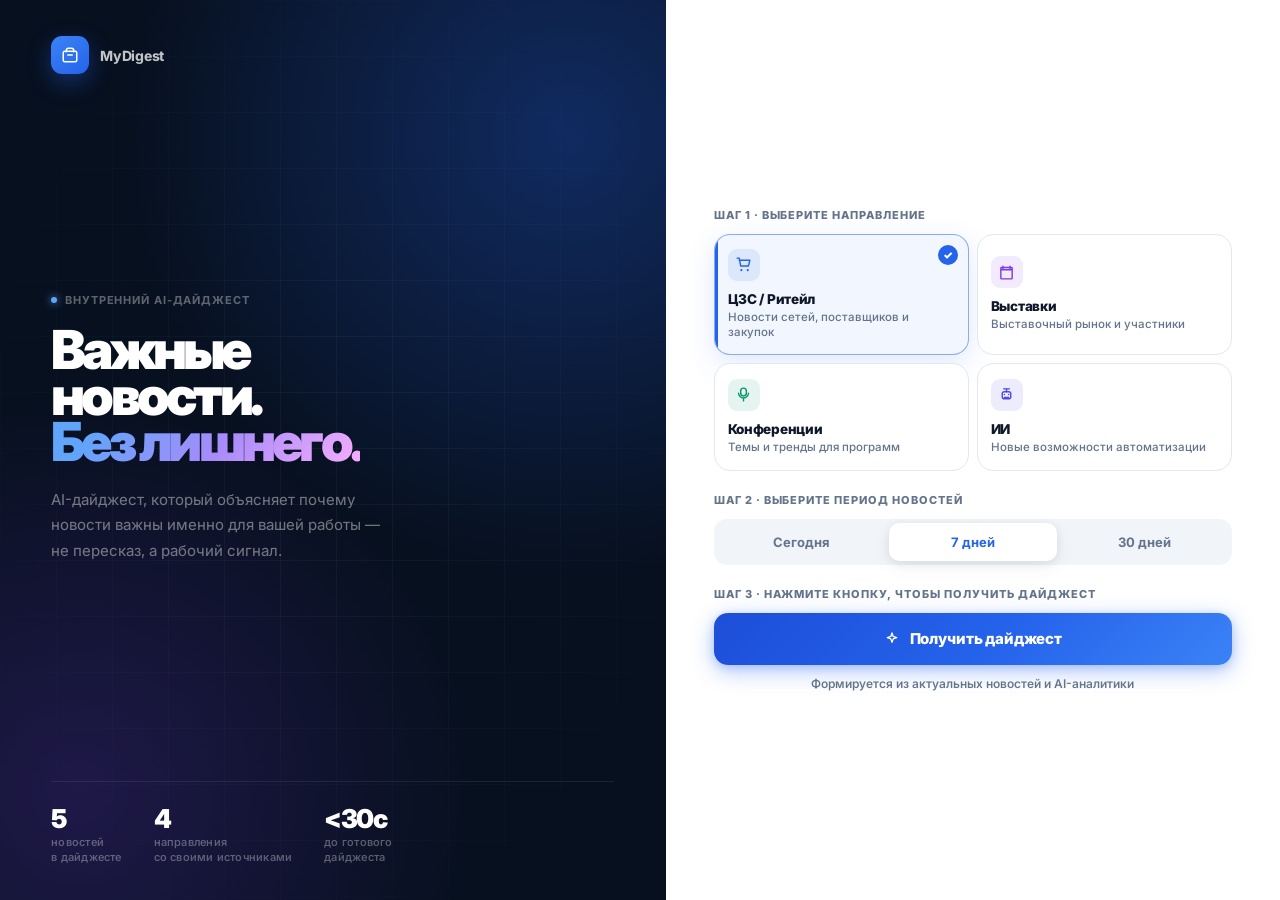
<file: index.html>
﻿<!doctype html>
<html lang="ru">
<head>
  <meta charset="utf-8" />
  <meta name="viewport" content="width=device-width, initial-scale=1" />
  <title>MyDigest</title>
  <link rel="preconnect" href="https://fonts.googleapis.com">
  <link rel="preconnect" href="https://fonts.gstatic.com" crossorigin>
  <link href="https://fonts.googleapis.com/css2?family=Inter:opsz,wght@14..32,400;14..32,500;14..32,600;14..32,700;14..32,800;14..32,900&display=swap" rel="stylesheet">
  <style>
    :root {
      --blue:   #2563eb;
      --blue-2: #1d4ed8;
      --ink:    #0f172a;
      --text:   #1e293b;
      --muted:  #64748b;
      --line:   #e2e8f0;
      --bg:     #f8fafc;
      --soft:   #f1f5f9;
      --panel:  #ffffff;
      --dark:   #07101f;
      --dark-2: #0c1828;
      --sh:     0 4px 16px rgba(15,23,42,.07), 0 20px 56px rgba(15,23,42,.06);
    }

    *, *::before, *::after { box-sizing: border-box; margin: 0; padding: 0; }
    html, body { width: 100%; height: 100%; }
    body {
      font-family: "Inter", "SF Pro Display", "Segoe UI", system-ui, sans-serif;
      color: var(--ink); background: var(--dark);
      -webkit-font-smoothing: antialiased;
      text-rendering: optimizeLegibility;
      min-height: 100vh; overflow: hidden;
    }
    button, input { font: inherit; cursor: pointer; }
    svg { display: block; }
    .app { width: 100vw; height: 100vh; display: block; }
    .screen { height: 100vh; }

    /* ══════════════════════════════════════
       START SCREEN — split layout
    ══════════════════════════════════════ */
    .start-screen {
      display: grid;
      grid-template-columns: 52fr 48fr;
      height: 100vh;
      overflow: hidden;
    }

    /* ── LEFT: dark editorial panel ── */
    .start-left {
      position: relative; overflow: hidden;
      background:
        radial-gradient(circle at 85% 15%, rgba(37,99,235,.32), transparent 46%),
        radial-gradient(circle at 12% 88%, rgba(124,58,237,.2), transparent 40%),
        var(--dark);
      padding: clamp(28px, 4vh, 52px) clamp(28px, 4vw, 52px);
      display: flex; flex-direction: column; justify-content: space-between;
    }

    /* grid dots overlay */
    .start-left::before {
      content: ""; position: absolute; inset: 0; pointer-events: none;
      background-image:
        linear-gradient(rgba(255,255,255,.038) 1px, transparent 1px),
        linear-gradient(90deg, rgba(255,255,255,.038) 1px, transparent 1px);
      background-size: 56px 56px;
      -webkit-mask-image: radial-gradient(ellipse 80% 80% at 50% 50%, black 15%, transparent 80%);
      mask-image: radial-gradient(ellipse 80% 80% at 50% 50%, black 15%, transparent 80%);
    }

    .sl-brand {
      position: relative; z-index: 1;
      display: flex; align-items: center; gap: 11px;
    }
    .sl-logo {
      width: 38px; height: 38px; border-radius: 11px;
      background: linear-gradient(145deg, #3b82f6, var(--blue));
      display: grid; place-items: center; color: #fff;
      box-shadow: 0 8px 22px rgba(37,99,235,.38);
    }
    .sl-name { color: rgba(255,255,255,.75); font-size: 14px; font-weight: 750; letter-spacing: -.02em; }

    .sl-hero {
      position: relative; z-index: 1;
      flex: 1; display: flex; flex-direction: column; justify-content: center;
      padding: clamp(20px, 4vh, 40px) 0;
    }

    .sl-label {
      display: inline-flex; align-items: center; gap: 8px;
      color: rgba(255,255,255,.35); font-size: 11px; font-weight: 720;
      letter-spacing: .08em; text-transform: uppercase; margin-bottom: 20px;
    }
    .sl-label-dot { width: 6px; height: 6px; border-radius: 50%; background: #60a5fa; box-shadow: 0 0 8px #60a5fa; animation: glow 2.4s ease infinite; }
    @keyframes glow { 0%,100%{opacity:1} 50%{opacity:.4} }

    .sl-headline {
      font-size: clamp(3rem, 4.2vw, 5.2rem);
      font-weight: 900; letter-spacing: -.07em; line-height: .86;
      color: #fff; margin-bottom: 22px;
    }
    .sl-headline .g {
      background: linear-gradient(125deg, #60a5fa 15%, #a78bfa 55%, #f0abfc 95%);
      -webkit-background-clip: text; -webkit-text-fill-color: transparent; background-clip: text;
    }

    .sl-desc {
      font-size: 15px; line-height: 1.68; font-weight: 430;
      color: rgba(255,255,255,.42); max-width: 340px;
    }

    .sl-stats {
      position: relative; z-index: 1;
      display: flex; gap: 32px;
      padding-top: 24px;
      border-top: 1px solid rgba(255,255,255,.08);
    }
    .sl-stat-n { font-size: 26px; font-weight: 900; letter-spacing: -.06em; color: #fff; line-height: 1; margin-bottom: 3px; }
    .sl-stat-l { font-size: 11px; font-weight: 550; color: rgba(255,255,255,.32); letter-spacing: .02em; line-height: 1.3; }

    /* ── RIGHT: white form panel ── */
    .start-right {
      background: var(--panel);
      overflow-y: auto;
      padding: clamp(28px, 5vh, 56px) clamp(24px, 4vw, 48px);
      display: flex; flex-direction: column; justify-content: center; gap: 22px;
    }
    .start-right::-webkit-scrollbar { display: none; width: 0; }
    @supports (scrollbar-width: none) { .start-right { scrollbar-width: none; } }

    .form-label {
      font-size: 11px; font-weight: 800; letter-spacing: .09em;
      text-transform: uppercase; color: var(--muted);
      margin-bottom: 12px;
    }

    /* per-direction CSS variable sets */
    .dc-retail { --icon: #2563eb; --icon-bg: rgba(37,99,235,.1); }
    .dc-expos  { --icon: #7c3aed; --icon-bg: rgba(124,58,237,.1); }
    .dc-conf   { --icon: #059669; --icon-bg: rgba(5,150,105,.1); }
    .dc-ai     { --icon: #4f46e5; --icon-bg: rgba(79,70,229,.1); }

    /* direction grid */
    .direction-grid { display: grid; grid-template-columns: repeat(2, 1fr); gap: 8px; }

    .direction-card {
      position: relative; min-height: 108px; padding: 14px 13px;
      border: 1.5px solid var(--line); border-radius: 16px;
      background: var(--panel); text-align: left; overflow: hidden;
      transition: border-color .18s, background .18s, box-shadow .18s, transform .18s;
    }
    /* left accent */
    .direction-card::before {
      content: ""; position: absolute;
      top: 0; left: 0; bottom: 0; width: 3px;
      background: var(--icon); opacity: 0;
      transition: opacity .18s;
    }
    .direction-card:hover::before  { opacity: .5; }
    .direction-card.active::before { opacity: 1; }

    .direction-card:hover {
      transform: translateY(-2px);
      border-color: rgba(0,0,0,.1);
      box-shadow: var(--sh);
    }
    .direction-card.active {
      border-color: rgba(37,99,235,.5);
      border-color: color-mix(in srgb, var(--icon) 50%, transparent);
      background: var(--active);
      background: color-mix(in srgb, var(--icon) 6%, white);
      box-shadow: 0 8px 28px rgba(37,99,235,.15);
      box-shadow: 0 8px 28px color-mix(in srgb, var(--icon) 15%, transparent);
    }

    .dir-icon-wrap {
      width: 32px; height: 32px; border-radius: 9px;
      display: grid; place-items: center; margin-bottom: 10px;
      background: var(--icon-bg, var(--soft));
      transition: background .18s;
    }
    .direction-card svg { width: 17px; height: 17px; color: var(--icon); }

    .direction-title { display: block; font-size: 13.5px; font-weight: 820; letter-spacing: -.022em; color: var(--ink); margin-bottom: 3px; }
    .direction-desc  { display: block; font-size: 11.5px; font-weight: 500; color: var(--muted); line-height: 1.3; }

    .selected-check {
      position: absolute; top: 10px; right: 10px;
      width: 20px; height: 20px; display: none; place-items: center;
      border-radius: 50%; background: var(--icon); color: #fff;
      font-size: 11px; font-weight: 900;
    }
    .direction-card.active .selected-check { display: grid; }

    /* period */
    .period-list {
      display: grid; grid-template-columns: repeat(3, 1fr);
      gap: 4px; padding: 4px; border-radius: 13px; background: var(--soft);
    }
    .period { height: 38px; display: grid; place-items: center; border-radius: 10px; cursor: pointer; color: var(--muted); font-size: 13px; font-weight: 700; transition: background .16s, color .16s, box-shadow .16s; }
    .period input { position: absolute; opacity: 0; pointer-events: none; }
    .period:has(input:checked) { background: var(--panel); color: var(--blue); box-shadow: 0 2px 10px rgba(15,23,42,.08), 0 6px 20px rgba(15,23,42,.05); }

    /* primary button */
    .primary {
      width: 100%; height: 52px;
      display: inline-flex; align-items: center; justify-content: center; gap: 10px;
      border: 0; border-radius: 14px;
      background: linear-gradient(135deg, var(--blue-2), var(--blue) 55%, #3b82f6);
      color: #fff; font-size: 15px; font-weight: 820;
      box-shadow: 0 6px 22px rgba(37,99,235,.36), 0 2px 8px rgba(37,99,235,.2);
      transition: transform .16s, box-shadow .16s, opacity .16s;
      letter-spacing: -.01em;
    }
    .primary:hover:not(:disabled) { transform: translateY(-2px); box-shadow: 0 14px 32px rgba(37,99,235,.42), 0 4px 12px rgba(37,99,235,.26); }
    .primary:active:not(:disabled) { transform: none; }
    .primary:disabled { opacity: .5; box-shadow: none; cursor: wait; transform: none; }

    .form-note { font-size: 12px; color: var(--muted); font-weight: 560; text-align: center; line-height: 1.45; margin-top: 10px; }

    /* ══════════════════════════════════════
       DIGEST SCREEN
    ══════════════════════════════════════ */
    .digest-screen { display: none; grid-template-rows: auto 1fr; background: var(--bg); }
    .app.is-reading .start-screen { display: none; }
    .app.is-reading .digest-screen { display: grid; }

    /* ── HEADER: 3-column ── */
    .digest-header {
      height: 58px; padding: 0 24px;
      display: grid; grid-template-columns: auto 1fr auto;
      align-items: center; gap: 16px;
      background: var(--dark-2);
      border-bottom: 1px solid rgba(255,255,255,.07);
    }

    .header-brand { display: flex; align-items: center; gap: 10px; cursor: pointer; -webkit-user-select: none; user-select: none; }
    .header-logo {
      width: 30px; height: 30px; border-radius: 9px;
      background: linear-gradient(145deg, #3b82f6, var(--blue));
      display: grid; place-items: center; color: #fff;
    }
    .header-name { color: rgba(255,255,255,.82); font-size: 14px; font-weight: 820; letter-spacing: -.025em; }

    .header-center {
      display: flex; flex-direction: column; align-items: center; gap: 4px;
    }
    .dots { display: flex; justify-content: center; gap: 7px; }
    .dot { width: 7px; height: 7px; padding: 0; border: 0; border-radius: 50%; background: rgba(255,255,255,.2); cursor: pointer; transition: background .18s, transform .18s, width .18s; }
    .dot.active { background: #60a5fa; transform: scale(1.3); }
    .digest-meta { color: rgba(255,255,255,.3); font-size: 11px; font-weight: 620; letter-spacing: .01em; }

    .header-actions { display: flex; align-items: center; gap: 8px; }

    .arrow {
      width: 34px; height: 34px; display: grid; place-items: center;
      border: 1px solid rgba(255,255,255,.13); border-radius: 10px;
      background: rgba(255,255,255,.06); color: rgba(255,255,255,.5);
      transition: border-color .15s, background .15s, color .15s, transform .15s;
    }
    .arrow:hover:not(:disabled) { border-color: rgba(255,255,255,.28); background: rgba(255,255,255,.1); color: #fff; transform: translateY(-1px); }
    .arrow.next { border-color: rgba(96,165,250,.4); color: #60a5fa; }
    .arrow:disabled { opacity: .28; cursor: not-allowed; transform: none; }

    .secondary {
      height: 42px; padding: 0 20px; border: 1px solid rgba(255,255,255,.18);
      border-radius: 11px; background: rgba(255,255,255,.09);
      color: rgba(255,255,255,.85); font-size: 14px; font-weight: 750;
      transition: border-color .14s, background .14s, transform .14s;
    }
    .secondary:hover { border-color: rgba(255,255,255,.32); background: rgba(255,255,255,.14); transform: translateY(-1px); }

    /* ── WORKSPACE ── */
    .digest-workspace {
      width: min(100%, 1040px); margin: 0 auto;
      height: calc(100vh - 58px);
      padding: 8px 24px 14px; overflow: hidden;
      display: grid;
      grid-template-rows: auto minmax(0, 1fr) auto;
    }

    /* simplified topic bar */
    .topic-card {
      margin-bottom: 6px; padding: 7px 12px;
      display: flex; align-items: center; gap: 10px;
      border: 1px solid var(--line); border-radius: 12px;
      background: var(--panel); font-size: 13px; font-weight: 600; color: var(--text);
      box-shadow: 0 1px 4px rgba(15,23,42,.04);
    }
    .topic-card[hidden] { display: none !important; }
    .topic-icon { width: 22px; height: 22px; display: grid; place-items: center; flex-shrink: 0; color: var(--blue); }
    .topic-card strong { color: var(--blue); font-size: 10.5px; font-weight: 840; letter-spacing: .06em; text-transform: uppercase; margin-right: 8px; }
    .topic-card p { margin: 0; font-size: 14.5px; line-height: 1.45; font-weight: 560; color: var(--text); }

    /* toolbar — hidden because we moved dots+arrows to header */
    .toolbar { display: none; }
    .news-count { display: none; }

    .content { min-height: 0; overflow: hidden; }
    .content.is-open { overflow: hidden; }

    /* ── NEWS CARD ── */
    .card, .state-card {
      width: 100%; border: 1px solid var(--line);
      border-radius: 22px; background: var(--panel);
      box-shadow: var(--sh);
    }
    .card {
      min-height: 100%;
      padding: 16px 30px 14px;
      animation: slideUp .28s cubic-bezier(.16,1,.3,1) both;
      display: flex; flex-direction: column;
    }
    @keyframes slideUp { from { opacity: 0; } to { opacity: 1; } }

    .news-title {
      margin: 0 0 10px; max-width: 960px;
      color: var(--ink);
      font-size: clamp(32px, 3.2vw, 54px);
      line-height: 1.08; font-weight: 900; letter-spacing: -.02em;
      overflow-wrap: break-word;
      text-wrap: balance;
    }

    .source-row {
      margin-bottom: 12px; padding-bottom: 10px;
      display: flex; align-items: center; justify-content: space-between; gap: 18px;
      border-bottom: 1px solid var(--line);
      color: var(--muted); font-size: 13.5px; font-weight: 640; flex-shrink: 0;
    }
    .source-left { display: flex; align-items: center; gap: 9px; min-width: 0; }
    .source-left strong { color: var(--ink); font-weight: 820; }
    .source-link { color: var(--blue); font-size: 14px; font-weight: 820; text-decoration: none; white-space: nowrap; }
    .source-link:hover { text-decoration: underline; }

    /* ── INSIGHT — DARK ── */
    .insight-block {
      flex-shrink: 0;
      margin-bottom: 12px; padding: 12px 16px;
      display: grid; grid-template-columns: auto 1fr; gap: 14px;
      border-radius: 16px;
      background: var(--ink);
      border: 0;
    }
    .insight-icon {
      width: 30px; height: 30px; flex-shrink: 0;
      display: grid; place-items: center;
      border-radius: 9px;
      background: rgba(96,165,250,.14); color: #60a5fa;
    }
    .block-kicker {
      margin: 0 0 6px; font-size: 11px; font-weight: 840;
      letter-spacing: .07em; text-transform: uppercase; color: #93c5fd; line-height: 1;
    }
    .insight-text {
      margin: 0; font-size: 16px; line-height: 1.52;
      font-weight: 560; color: rgba(255,255,255,.9);
    }

    /* ── NEWS BODY ── */
    .news-block { flex-shrink: 0; position: relative; overflow: hidden; max-height: 174px; }
    .news-block.open {
      max-height: clamp(180px, 28vh, 260px);
      overflow-y: auto;
      padding-right: 8px;
    }
    .news-block.open::-webkit-scrollbar { width: 6px; }
    .news-block.open::-webkit-scrollbar-thumb { background: #cbd5e1; border-radius: 999px; }
    .news-block h3 { margin: 0 0 9px; font-size: 15px; font-weight: 820; letter-spacing: -.022em; color: var(--ink); }
    .news-text { color: var(--text); font-size: 16px; line-height: 1.65; font-weight: 430; max-width: 840px; }
    .news-text p { margin: 0 0 10px; }
    .news-text p:last-child { margin-bottom: 0; }
    /* fade overlay */
    .news-fade {
      position: absolute; bottom: 0; left: 0; right: 0; height: 40px;
      background: linear-gradient(to bottom, transparent, var(--panel));
      pointer-events: none;
    }
    .news-block.open .news-fade { display: none; }
    /* read-more button */
    .read-more {
      flex-shrink: 0; display: inline-flex; align-items: center; gap: 6px;
      margin-top: 4px; background: none; border: none; padding: 3px 0;
      color: var(--blue); font: inherit; font-size: 14px; font-weight: 720; cursor: pointer;
      transition: color .14s;
    }
    .read-more:hover { color: var(--blue-2); }

    /* ── CARD FOOTER ── */
    .card-footer {
      flex-shrink: 0;
      margin-top: 16px; padding-top: 13px;
      border-top: 1px solid var(--line);
      display: flex; align-items: center; justify-content: space-between; gap: 16px;
      color: var(--muted); font-size: 13px; font-weight: 650;
    }
    .badges { display: flex; gap: 6px; }
    .badge { padding: 5px 12px; border-radius: 999px; background: var(--soft); border: 1px solid var(--line); color: var(--text); font-size: 12px; font-weight: 760; }

    /* ── BOTTOM NAV ── */
    .bottom-nav {
      margin-top: 10px;
      padding: 0 34px; /* match card's horizontal padding */
      display: grid; grid-template-columns: auto 1fr auto;
      align-items: center; gap: 12px;
      position: relative;
      z-index: 5;
      flex-shrink: 0;
    }
    .bottom-button {
      height: 46px; padding: 0 22px;
      border: 1px solid var(--line); border-radius: 12px;
      background: var(--panel); color: var(--ink);
      font-size: 15px; font-weight: 720;
      box-shadow: 0 1px 4px rgba(15,23,42,.05);
      transition: border-color .14s, transform .14s, box-shadow .14s;
    }
    .bottom-button:hover:not(:disabled) { transform: translateY(-1px); box-shadow: var(--sh); }
    .bottom-button:last-child { color: var(--blue); border-color: rgba(37,99,235,.32); }
    .bottom-button:disabled { opacity: .3; cursor: not-allowed; }
    .bottom-counter { color: var(--muted); font-size: 15px; font-weight: 720; text-align: center; }

    /* ── STATES ── */
    .state-card { min-height: 0; display: grid; place-items: center; padding: 34px; }
    .state-inner { max-width: 430px; text-align: center; }
    .state-icon { width: 92px; height: 92px; margin: 0 auto 22px; display: grid; place-items: center; color: var(--blue); }
    .state-card h2 { margin: 0 0 10px; color: var(--ink); font-size: 22px; font-weight: 880; letter-spacing: -.04em; line-height: 1.2; }
    .state-card p  { margin: 0 0 22px; color: var(--muted); font-size: 15px; font-weight: 470; line-height: 1.55; }
    .retry { width: auto; min-width: 168px; padding: 0 20px; }
    .spinner { width: 64px; height: 64px; border: 6px solid #dbeafe; border-top-color: var(--blue); border-radius: 50%; animation: spin 1s linear infinite; }
    @keyframes spin { to { transform: rotate(360deg); } }

    /* ── DIGEST INTRO (hidden, moved info to header) ── */
    .digest-intro { display: none; }

    /* ── RESPONSIVE ── */
    @media (max-width: 768px) {
      .start-screen { grid-template-columns: 1fr; grid-template-rows: auto 1fr; }
      .start-left { min-height: 0; padding: 20px 20px 16px; justify-content: flex-start; gap: 12px; }
      .sl-hero { padding: 0; flex: 0; }
      .sl-headline { font-size: 2.2rem; }
      .sl-desc, .sl-stats { display: none; }
      .start-right { padding: 20px; justify-content: flex-start; }
      .digest-header { padding: 0 16px; }
      .digest-meta { display: none; }
      .digest-workspace { padding: 12px 16px 12px; }
      .card { padding: 16px 18px 14px; }
      .news-title { font-size: 26px; }
      .source-row, .card-footer, .bottom-nav { flex-direction: column; align-items: flex-start; display: flex; }
      .bottom-button:last-child { align-self: stretch; justify-self: stretch; }
      .bottom-button { width: 100%; }
    }
  </style>
</head>
<body>
  <main class="app is-select" id="app">

    <!-- ══ START SCREEN ══ -->
    <section class="screen start-screen" aria-label="Получение дайджеста">

      <!-- Left: editorial panel -->
      <div class="start-left">
        <div class="sl-brand">
          <div class="sl-logo">
            <svg width="18" height="18" viewBox="0 0 24 24" fill="none">
              <path d="M7 7.5V6a3 3 0 0 1 3-3h4a3 3 0 0 1 3 3v1.5" stroke="currentColor" stroke-width="2" stroke-linecap="round"/>
              <path d="M5 7h14a2 2 0 0 1 2 2v10a2 2 0 0 1-2 2H5a2 2 0 0 1-2-2V9a2 2 0 0 1 2-2Z" stroke="currentColor" stroke-width="2"/>
              <path d="M9 12h6" stroke="currentColor" stroke-width="2" stroke-linecap="round"/>
            </svg>
          </div>
          <span class="sl-name">MyDigest</span>
        </div>

        <div class="sl-hero">
          <div class="sl-label">
            <span class="sl-label-dot"></span>
            Внутренний AI-дайджест
          </div>
          <h1 class="sl-headline">
            Важные<br>
            новости.<br>
            <span class="g">Без лишнего.</span>
          </h1>
          <p class="sl-desc">AI-дайджест, который объясняет почему новости важны именно для вашей работы — не пересказ, а рабочий сигнал.</p>
        </div>

        <div class="sl-stats">
          <div>
            <div class="sl-stat-n">5</div>
            <div class="sl-stat-l">новостей<br>в дайджесте</div>
          </div>
          <div>
            <div class="sl-stat-n">4</div>
            <div class="sl-stat-l">направления<br>со своими источниками</div>
          </div>
          <div>
            <div class="sl-stat-n">&lt;30с</div>
            <div class="sl-stat-l">до готового<br>дайджеста</div>
          </div>
        </div>
      </div>

      <!-- Right: form panel -->
      <div class="start-right">
        <div>
          <p class="form-label">Шаг 1 · Выберите направление</p>
          <div class="direction-grid">
            <button class="direction-card dc-retail active" type="button" data-direction="ЦЗС / Ритейл" data-api-direction="retail">
              <span class="selected-check">✓</span>
              <div class="dir-icon-wrap" aria-hidden="true">
                <svg viewBox="0 0 24 24" fill="none"><path d="M6 6h15l-2 8H8L6 3H3" stroke="currentColor" stroke-width="2" stroke-linecap="round" stroke-linejoin="round"/><circle cx="9" cy="20" r="1.5" fill="currentColor"/><circle cx="18" cy="20" r="1.5" fill="currentColor"/></svg>
              </div>
              <span class="direction-title">ЦЗС / Ритейл</span>
              <span class="direction-desc">Новости сетей, поставщиков и закупок</span>
            </button>
            <button class="direction-card dc-expos" type="button" data-direction="Выставки" data-api-direction="exhibitions">
              <span class="selected-check">✓</span>
              <div class="dir-icon-wrap" aria-hidden="true">
                <svg viewBox="0 0 24 24" fill="none"><path d="M7 3v4M17 3v4M4 8h16M5 5h14a1 1 0 0 1 1 1v14a1 1 0 0 1-1 1H5a1 1 0 0 1-1-1V6a1 1 0 0 1 1-1Z" stroke="currentColor" stroke-width="2" stroke-linecap="round"/></svg>
              </div>
              <span class="direction-title">Выставки</span>
              <span class="direction-desc">Выставочный рынок и участники</span>
            </button>
            <button class="direction-card dc-conf" type="button" data-direction="Конференции" data-api-direction="conferences">
              <span class="selected-check">✓</span>
              <div class="dir-icon-wrap" aria-hidden="true">
                <svg viewBox="0 0 24 24" fill="none"><path d="M12 14a4 4 0 0 0 4-4V7a4 4 0 0 0-8 0v3a4 4 0 0 0 4 4Z" stroke="currentColor" stroke-width="2"/><path d="M5 10a7 7 0 0 0 14 0M12 17v4" stroke="currentColor" stroke-width="2" stroke-linecap="round"/></svg>
              </div>
              <span class="direction-title">Конференции</span>
              <span class="direction-desc">Темы и тренды для программ</span>
            </button>
            <button class="direction-card dc-ai" type="button" data-direction="ИИ" data-api-direction="ai">
              <span class="selected-check">✓</span>
              <div class="dir-icon-wrap" aria-hidden="true">
                <svg viewBox="0 0 24 24" fill="none"><rect x="6" y="8" width="12" height="10" rx="3" stroke="currentColor" stroke-width="2"/><path d="M9 12h.01M15 12h.01M9 16h6M12 4v4M8 4h8" stroke="currentColor" stroke-width="2" stroke-linecap="round"/></svg>
              </div>
              <span class="direction-title">ИИ</span>
              <span class="direction-desc">Новые возможности автоматизации</span>
            </button>
          </div>
        </div>

        <div>
          <p class="form-label">Шаг 2 · Выберите период новостей</p>
          <div class="period-list">
            <label class="period"><input type="radio" name="period" value="today"><span>Сегодня</span></label>
            <label class="period"><input type="radio" name="period" value="7d" checked><span>7 дней</span></label>
            <label class="period"><input type="radio" name="period" value="30d"><span>30 дней</span></label>
          </div>
        </div>

        <div>
          <p class="form-label">Шаг 3 · Нажмите кнопку, чтобы получить дайджест</p>
          <button class="primary" id="generateButton" type="button">
            <svg width="16" height="16" viewBox="0 0 24 24" fill="none"><path d="M12 3l1.8 5.2L19 10l-5.2 1.8L12 17l-1.8-5.2L5 10l5.2-1.8L12 3Z" stroke="currentColor" stroke-width="2" stroke-linejoin="round"/></svg>
            Получить дайджест
          </button>
          <p class="form-note">Формируется из актуальных новостей и AI-аналитики</p>
        </div>
      </div>
    </section>

    <!-- ══ DIGEST SCREEN ══ -->
    <section class="screen digest-screen" aria-label="Чтение дайджеста">

      <header class="digest-header">
        <div class="header-brand" id="headerBrand">
          <div class="header-logo">
            <svg width="15" height="15" viewBox="0 0 24 24" fill="none">
              <path d="M7 7.5V6a3 3 0 0 1 3-3h4a3 3 0 0 1 3 3v1.5" stroke="currentColor" stroke-width="2" stroke-linecap="round"/>
              <path d="M5 7h14a2 2 0 0 1 2 2v10a2 2 0 0 1-2 2H5a2 2 0 0 1-2-2V9a2 2 0 0 1 2-2Z" stroke="currentColor" stroke-width="2"/>
            </svg>
          </div>
          <span class="header-name">MyDigest</span>
        </div>

        <div class="header-center">
          <div class="dots" id="dots"></div>
          <span class="digest-meta" id="digestMeta">ЦЗС / Ритейл · 7 дней</span>
        </div>

        <div class="header-actions">
          <button class="arrow" id="prevButton" type="button" aria-label="Предыдущая">
            <svg width="16" height="16" viewBox="0 0 24 24" fill="none"><path d="M15 6l-6 6 6 6" stroke="currentColor" stroke-width="2" stroke-linecap="round" stroke-linejoin="round"/></svg>
          </button>
          <button class="arrow next" id="nextButton" type="button" aria-label="Следующая">
            <svg width="16" height="16" viewBox="0 0 24 24" fill="none"><path d="M9 6l6 6-6 6" stroke="currentColor" stroke-width="2" stroke-linecap="round" stroke-linejoin="round"/></svg>
          </button>
          <button class="secondary" id="newDigestButton" type="button">+ Новый</button>
        </div>
      </header>

      <div class="digest-workspace">
        <!-- hidden: digest-intro row (merged into header) -->
        <section class="digest-intro" id="summaryText" aria-hidden="true"></section>

        <section class="topic-card" id="topicCard">
          <div class="topic-icon" aria-hidden="true">
            <svg width="14" height="14" viewBox="0 0 24 24" fill="none"><path d="M12 3l1.8 5.2L19 10l-5.2 1.8L12 17l-1.8-5.2L5 10l5.2-1.8L12 3Z" stroke="currentColor" stroke-width="2" stroke-linejoin="round"/></svg>
          </div>
          <div>
            <strong>Главная тема</strong>
            <p id="topicText">Мы отобрали главное и связали новости с рабочим контекстом направления.</p>
          </div>
        </section>

        <!-- toolbar kept for JS compatibility but hidden via CSS -->
        <div class="toolbar" id="toolbar">
          <div class="news-count" id="newsCount"></div>
          <div></div>
          <div class="arrows"></div>
        </div>

        <section class="content" id="content"></section>

        <nav class="bottom-nav" id="bottomNav" aria-label="Навигация">
          <button class="bottom-button" id="bottomPrevButton" type="button">← Предыдущая</button>
          <span class="bottom-counter" id="bottomCounter">1 из 5</span>
          <button class="bottom-button" id="bottomNextButton" type="button">Следующая →</button>
        </nav>
      </div>
    </section>
  </main>

  <script>
    const DEMO = {
      "ЦЗС / Ритейл": [
        { title:"Сети усиливают требования к устойчивости поставщика.", insight:"Для ЦЗС переговоры всё чаще строятся не только вокруг продукта, но и вокруг логистики, промо-поддержки, маржи и финансовой устойчивости поставщика.", summary:"Крупные ритейлеры усиливают предварительную оценку поставщиков до начала переговоров. Помимо качества продукта, сети запрашивают данные по маржинальности, стабильности поставок и промо-плану. Коммерческая подготовка становится важнее обычной презентации товара.", source:"Retail.ru", url:"https://www.retail.ru/news/fix-price-sredniy-chek-v-kategorii-stm-vyros-na-32-16-aprelya-2024-239891/" },
        { title:"Онлайн-продажи FMCG продолжают расти быстрее офлайна.", insight:"Для ЦЗС это усиливает значение e-commerce аргументов: поставщику важно показывать готовность к онлайн-каталогу, доставке и работе с данными.", summary:"Покупатели чаще выбирают онлайн-каналы для товаров повседневного спроса. Ритейлеры развивают сервисы доставки и маркетплейс-партнёрства. Для поставщиков это означает рост требований к карточкам товара и скорости реакции на спрос.", source:"Infoline", url:"https://www.retail.ru/news/fix-price-v-2022-godu-kolichestvo-onlayn-zakazov-vyroslo-v-2-3-raza-22-marta-2023-226967/" },
        { title:"СТМ становится инструментом контроля цены в категориях.", insight:"Для ЦЗС переговоры с поставщиками становятся более коммерческими: сети сравнивают бренд не только по узнаваемости, но и по экономике категории.", summary:"Розничные сети расширяют ассортимент собственных торговых марок. СТМ помогает управлять маржей и закрывать спрос в чувствительных категориях. Внешним поставщикам нужно яснее доказывать добавленную ценность продукта.", source:"Retail.ru", url:"https://www.retail.ru/news/romir-penetratsiya-stm-v-fmcg-chek-dostigla-pochti-99-15-aprelya-2024-239807/" },
        { title:"Поставщики чаще конкурируют скоростью поставки, а не только ценой.", insight:"Для ЦЗС устойчивость поставок становится отдельным аргументом в переговорах с сетями и категорийными менеджерами.", summary:"В ритейле сохраняется фокус на наличии товара и предсказуемой логистике. Сети смотрят на способность поставщика выдерживать график и быстро закрывать дефицит. Цена всё чаще рассматривается вместе с операционной надёжностью.", source:"Коммерсантъ", url:"https://www.kommersant.ru/gallery/4509704" },
        { title:"Промо-активность всё сильнее зависит от данных по категории.", insight:"Для ЦЗС повышается ценность поставщиков, которые приходят на переговоры с аналитикой спроса и понятным эффектом для сети.", summary:"Ритейлеры оценивают промо через влияние на маржу, частоту покупки и остатки. Универсальные скидки уступают точечным механикам под категорию. Поставщикам важно объяснять, как акция влияет на экономику полки.", source:"РБК", url:"https://www.retail.ru/rbc/pressreleases/chto-proiskhodit-v-riteyle-v-2025-godu/" }
      ],
      "Выставки": [
        { title:"Выставки смещаются от стендов к практическим маршрутам.", insight:"Для выставочных проектов ценность события зависит от полезных встреч, понятной навигации и деловой программы вокруг задач посетителя.", summary:"Участники оценивают выставку не по масштабу экспозиции, а по практической пользе визита. Посетителям важны маршруты, подбор поставщиков и короткие деловые сессии. Роль организатора как навигатора по рынку усиливается.", source:"ExpoMap", url:"https://www.prod-expo.ru/ru/media/news/index.php?id4=19779" },
        { title:"Экспоненты ждут больше лидов и меньше случайного трафика.", insight:"Для выставочных проектов усиливается роль матчмейкинга, предварительной квалификации посетителей и понятной ценности участия для продаж.", summary:"Компании внимательнее считают отдачу от участия в выставках. Им важны заранее подготовленные встречи и понятный путь от контакта к сделке. Организаторы, управляющие качеством аудитории, получают сильный аргумент при продаже участия.", source:"ExpoMap", url:"https://www.prod-expo.ru/ru/media/news/index.php?id4=19779" },
        { title:"Деловая программа становится способом удержать профессиональную аудиторию.", insight:"Для выставок контент должен быть встроен в маршрут посетителя и помогать быстро понять рынок, поставщиков и новые решения.", summary:"Профессиональные посетители планируют визит вокруг полезных сессий и коротких отраслевых разборов. Выставка становится местом, где можно быстро собрать картину рынка. Это повышает требования к структуре программы.", source:"WorldFood Moscow", url:"https://www.prod-expo.ru/ru/media/news/index.php?id4=13105" },
        { title:"Фудовые выставки усиливают фокус на СТМ и поставках для сетей.", insight:"Для выставочных команд это рабочая тема для привлечения экспонентов, которым нужен прямой контакт с закупщиками.", summary:"На продовольственных выставках растёт интерес к собственным маркам и контрактному производству. Участники ищут канал выхода на закупщиков. Закупочные встречи становятся ключевой частью ценности события.", source:"Продэкспо", url:"https://www.prod-expo.ru/ru/media/news/index.php?id4=20739" },
        { title:"Нон-фуд участники ожидают прикладных сценариев для продаж.", insight:"Для выставок — сигнал развивать форматы, где экспоненты видят конкретные сегменты спроса и закупочные задачи.", summary:"В нон-фуд категориях участникам важны понятные каналы продаж и работа с сетями. Выставка должна помогать быстро найти релевантного партнёра. Чем точнее сегментирована аудитория, тем выше польза участия.", source:"Петерфуд", url:"https://www.prod-expo.ru/ru/media/news/index.php?id4=14273" }
      ],
      "Конференции": [
        { title:"Практическая регуляторика остаётся самой ценной темой для аудитории.", insight:"Это показывает спрос на программы, где регуляторные изменения объясняются через кейсы и понятный контекст для участников рынка.", summary:"Участникам важны изменения правил, разборы ошибок и практические последствия для бизнеса. Аудитория ожидает прикладного контекста: какие документы меняются, где возникают риски. Такие темы напрямую связаны с деньгами и устойчивостью компаний.", source:"Vademecum", url:"https://medvestnik.ru/content/articles/ot-zvonka-do-chernogo-lebedya-kak-kliniki-vyjivaut-v-omnikanalnom-haose.html" },
        { title:"Медицинские организации обсуждают эффективность управления клиникой.", insight:"Для конференций — потенциальный трек про экономику клиники, загрузку врачей, пациентский сервис и цифровые инструменты управления.", summary:"Руководители медицинских организаций смотрят на клинику как на систему процессов. В фокусе — загрузка специалистов, повторные визиты и контроль расходов. Такая повестка подходит для практических разборов с управленцами.", source:"Медвестник", url:"https://medvestnik.ru/content/news/kak-ostanovit-ubytki-chastnoi-kliniki.html" },
        { title:"Качество и соответствие требованиям — рыночное преимущество.", insight:"Для конференционного направления — тема для программы о контроле качества, документах и доверии к производителям.", summary:"Регуляторные требования влияют на сроки, партнёрства и доступ к рынку. Компании рассматривают качество как часть конкурентной позиции. Участникам нужны понятные разборы изменений и практические кейсы.", source:"GxP News", url:"https://pharmvestnik.ru/content/articles/vrachebnaya-promociya-pod-periskopom.html" },
        { title:"Цифровизация медицины должна показывать измеримый эффект.", insight:"Для конференций — спрос на сессии с реальными кейсами, как цифровые решения сокращают ручную работу и повышают прозрачность.", summary:"Медицинские организации оценивают цифровые решения через практическую пользу. Важен понятный эффект для врачей, администраторов и пациентов. Прикладные кейсы и честные разборы внедрения особенно ценны для аудитории.", source:"Фармвестник", url:"https://pharmvestnik.ru/content/news/veronika-borovleva-u-nas-s-medicinskim-soobshestvom-obshaya-bol-nekomplaentnye-pacienty.html" },
        { title:"Производители медизделий ждут ясности по правилам обращения.", insight:"Поддерживает интерес к форматам, где регуляторы, производители и дистрибуторы обсуждают требования на языке практики.", summary:"Рынок медизделий чувствителен к изменениям в регистрации, маркировке и контроле обращения продукции. Участникам важны сроки, документы и типовые ошибки. Конференционная программа может закрывать эту потребность.", source:"Росздравнадзор", url:"https://www.roszdravnadzor.gov.ru/spec/medproducts/control" }
      ],
      "ИИ": [
        { title:"AI-агенты переходят от экспериментов к рабочим процессам.", insight:"Ценность ИИ смещается от генерации текста к инструментам, встроенным в документы, поиск и ежедневные операции сотрудников.", summary:"Новые AI-инструменты подключаются к рабочим системам и корпоративным документам. Компании оценивают ИИ по способности сокращать время на обработку информации. Внутренние AI-продукты должны давать проверенный результат в рабочем сценарии.", source:"OpenAI", url:"https://openai.com/business/workspace-agents/" },
        { title:"Компании встраивают AI-поиск в корпоративные знания.", insight:"Растёт ценность внутренних инструментов, которые быстро находят проверенную информацию и сокращают ручную работу с документами.", summary:"AI-поиск используется как слой поверх корпоративных баз знаний и рабочих систем. Пользователь ожидает ответ с источником и возможностью проверить материал. Это приближает AI-инструменты к ежедневной операционной работе.", source:"Microsoft", url:"https://www.microsoft.com/en-us/microsoft-cloud/blog/2026/05/19/accelerating-agentic-ai-from-experimentation-to-business-impact/" },
        { title:"AI-агенты требуют контроля источников и прав доступа.", insight:"Для внутренних AI-продуктов — необходимость прозрачных источников, ограничений доступа и понятного качества ответа.", summary:"Когда AI-инструмент начинает искать и анализировать материалы, растёт значение контроля. Компании обращают внимание на происхождение данных и проверку результата. Без этого AI остаётся экспериментом, а не рабочим инструментом.", source:"Anthropic", url:"https://www.anthropic.com/news/integrations" },
        { title:"ИИ смещается от генерации контента к автоматизации процессов.", insight:"Сигнал смотреть на ИИ через экономию времени в конкретных задачах: мониторинг, подготовка материалов, анализ источников.", summary:"На первый план выходят сценарии, где система подключается к процессам, собирает данные и помогает принять решение быстрее. Спрос на продукты, встроенные в ежедневный рабочий контекст, растёт.", source:"OpenAI", url:"https://openai.com/business/workspace-agents/" },
        { title:"AI-инфраструктура становится отдельным направлением инвестиций.", insight:"Внедрение ИИ требует не только интерфейса, но и устойчивой архитектуры данных, источников и безопасности.", summary:"Крупные технологические компании развивают инфраструктуру для AI-агентов и корпоративных сценариев. Рынок переходит от демонстраций к промышленному использованию. Для внутренних продуктов важны стабильность и доверие к результату.", source:"NVIDIA", url:"https://blogs.nvidia.com/blog/ai-agents/" }
      ]
    };

    const state = { direction:"ЦЗС / Ритейл", apiDirection:"retail", current:0, visibleLimit:5, updatedAt:new Date(), items:[] };

    const periodInputs     = [...document.querySelectorAll("input[name='period']")];
    const directionButtons = [...document.querySelectorAll(".direction-card")];
    const generateButton   = document.getElementById("generateButton");
    const newDigestButton  = document.getElementById("newDigestButton");
    const app              = document.getElementById("app");
    const digestMeta       = document.getElementById("digestMeta");
    const topicText        = document.getElementById("topicText");
    const toolbar          = document.getElementById("toolbar");
    const topicCard        = document.getElementById("topicCard");
    const newsCount        = document.getElementById("newsCount");
    const dots             = document.getElementById("dots");
    const prevButton       = document.getElementById("prevButton");
    const nextButton       = document.getElementById("nextButton");
    const bottomNav        = document.getElementById("bottomNav");
    const bottomPrevButton = document.getElementById("bottomPrevButton");
    const bottomNextButton = document.getElementById("bottomNextButton");
    const bottomCounter    = document.getElementById("bottomCounter");
    const content          = document.getElementById("content");

    const periodValue = () => periodInputs.find(i=>i.checked)?.value || "7d";
    const periodLabel = () => ({today:"сегодня","7d":"7 дней","30d":"30 дней"}[periodValue()]??"7 дней");

    const esc = v => String(v||"").replaceAll("&","&amp;").replaceAll("<","&lt;").replaceAll(">","&gt;").replaceAll('"',"&quot;").replaceAll("'","&#039;");
    function safeUrl(v) { try { const u=new URL(String(v||""),location.href); return ["http:","https:"].includes(u.protocol)?u.href:"#"; } catch{return"#";} }
    function splitPara(t) { const s=String(t||"").replace(/\s+/g," ").split(/(?<=[.!?])\s+/).map(x=>x.trim()).filter(Boolean); if(s.length<=3)return s; const sz=Math.ceil(s.length/3); return[s.slice(0,sz).join(" "),s.slice(sz,sz*2).join(" "),s.slice(sz*2).join(" ")].filter(Boolean); }
    function norm(item) {
      if(Array.isArray(item)) return {title:item[0]||"Без заголовка",conclusion:item[1]||"",summary:item[2]||"",source:item[3]||"Источник",url:item[4]||item[3]||"#",publishedAt:new Date().toISOString(),importance:"Важно",readingTime:"2 мин чтения"};
      return {title:item.title||item.conclusion||item.insight||"Без заголовка",conclusion:item.conclusion||item.insight||"",summary:item.summary||"",source:item.source||"Источник",url:item.url||"#",publishedAt:item.publishedAt||new Date().toISOString(),importance:item.importance||"Важно",readingTime:item.readingTime||"2 мин чтения"};
    }

    function renderDots(total) {
      dots.innerHTML = Array.from({length:total},(_,i)=>
        `<button class="dot${i===state.current?" active":""}" data-index="${i}" aria-label="Новость ${i+1}"></button>`
      ).join("");
    }

    function updateNav() {
      const t = Math.min(state.visibleLimit, state.items.length);
      digestMeta.textContent      = `${state.direction} · ${periodLabel()}`;
      bottomCounter.textContent   = `${state.current+1} из ${state.items.length}`;
      prevButton.disabled         = state.current===0;
      bottomPrevButton.disabled   = state.current===0;
      const canLoadMore           = state.current===4 && state.items.length>5 && state.visibleLimit===5;
      nextButton.disabled         = state.current>=t-1 && !canLoadMore;
      bottomNextButton.disabled   = state.current>=t-1 && !canLoadMore;
      bottomNextButton.textContent = canLoadMore ? "Дополнительные дайджесты →" : "Следующая →";
      renderDots(t);
    }

    function renderCard() {
      const item = norm(state.items[state.current]);
      const pub  = new Date(item.publishedAt).toLocaleString("ru-RU",{day:"2-digit",month:"short",hour:"2-digit",minute:"2-digit"});
      const paras = splitPara(item.summary);
      topicText.textContent = state.items[0]?.conclusion || "Мы отобрали главное и связали новости с рабочим контекстом направления.";
      toolbar.hidden = false;
      topicCard.hidden = true;
      bottomNav.hidden = false;
      updateNav();
      content.innerHTML = `
        <article class="card">
          <h2 class="news-title">${esc(item.title)}</h2>
          <div class="source-row">
            <div class="source-left">
              <svg width="17" height="17" viewBox="0 0 24 24" fill="none"><circle cx="12" cy="12" r="9" stroke="currentColor" stroke-width="2"/><path d="M3 12h18M12 3c2.5 2.5 3.5 5.5 3.5 9s-1 6.5-3.5 9M12 3c-2.5 2.5-3.5 5.5-3.5 9s1 6.5 3.5 9" stroke="currentColor" stroke-width="1.6"/></svg>
              <span>Источник: <strong>${esc(item.source)}</strong> · ${esc(pub)}</span>
            </div>
            <a class="source-link" href="${safeUrl(item.url)}" target="_blank" rel="noreferrer">Открыть оригинал ↗</a>
          </div>
          <section class="insight-block">
            <div class="insight-icon" aria-hidden="true">
              <svg width="16" height="16" viewBox="0 0 24 24" fill="none"><path d="M9 18h6M10 22h4M12 2a7 7 0 0 0-4 12.75V16h8v-1.25A7 7 0 0 0 12 2Z" stroke="currentColor" stroke-width="2" stroke-linecap="round" stroke-linejoin="round"/></svg>
            </div>
            <div>
              <p class="block-kicker">Как использовать внутри компании</p>
              <p class="insight-text">${esc(item.conclusion)}</p>
            </div>
          </section>
          <section class="news-block" id="newsBlock">
            <h3>Что произошло</h3>
            <div class="news-text">${paras.map(p=>`<p>${esc(p)}</p>`).join("")}</div>
            <div class="news-fade" aria-hidden="true"></div>
          </section>
          <button class="read-more" id="readMoreBtn" type="button">
            Читать полностью
            <svg width="13" height="13" viewBox="0 0 24 24" fill="none"><path d="M6 9l6 6 6-6" stroke="currentColor" stroke-width="2" stroke-linecap="round" stroke-linejoin="round"/></svg>
          </button>
          <footer class="card-footer">
            <div class="badges"><span class="badge">${esc(item.importance)}</span><span class="badge">${esc(state.direction)}</span></div>
            <span>${esc(item.readingTime)}</span>
          </footer>
        </article>`;
      // expand/collapse читать полностью
      document.getElementById("readMoreBtn")?.addEventListener("click", function() {
        const nb = document.getElementById("newsBlock");
        const open = nb.classList.toggle("open");
        content.classList.toggle("is-open", open);
        this.innerHTML = open
          ? 'Свернуть <svg width="13" height="13" viewBox="0 0 24 24" fill="none"><path d="M18 15l-6-6-6 6" stroke="currentColor" stroke-width="2" stroke-linecap="round" stroke-linejoin="round"/></svg>'
          : 'Читать полностью <svg width="13" height="13" viewBox="0 0 24 24" fill="none"><path d="M6 9l6 6 6-6" stroke="currentColor" stroke-width="2" stroke-linecap="round" stroke-linejoin="round"/></svg>';
        if (open) nb.scrollTop = 0;
      });
    }

    function renderState(type) {
      toolbar.hidden = true; topicCard.hidden = true; bottomNav.hidden = true;
      const s = {
        loading:{icon:'<div class="spinner"></div>',title:"Ищем свежие новости...",text:"Это займёт всего несколько секунд."},
        empty:  {icon:'<svg width="92" height="92" viewBox="0 0 92 92" fill="none"><rect x="24" y="18" width="34" height="46" rx="6" fill="#edf4ff"/><path d="M34 31h16M34 41h16M34 51h10" stroke="#8fa3c6" stroke-width="4" stroke-linecap="round"/><circle cx="58" cy="58" r="13" stroke="#2563eb" stroke-width="5"/><path d="M68 68l10 10" stroke="#2563eb" stroke-width="5" stroke-linecap="round"/></svg>',title:"Свежих новостей за этот период не найдено.",text:"Попробуйте изменить период или выбрать другое направление."},
        error:  {icon:'<svg width="92" height="92" viewBox="0 0 92 92" fill="none"><rect x="26" y="20" width="40" height="40" rx="12" fill="#ffe2e2"/><path d="M46 29l17 31H29l17-31Z" stroke="#ef4444" stroke-width="5" stroke-linejoin="round"/><path d="M46 42v9M46 58h.01" stroke="#ef4444" stroke-width="5" stroke-linecap="round"/></svg>',title:"Не удалось обновить дайджест.",text:"Попробуйте ещё раз."}
      }[type];
      content.innerHTML = `<div class="state-card"><div class="state-inner"><div class="state-icon">${s.icon}</div><h2>${s.title}</h2><p>${s.text}</p>${type==="loading"?"":'<button class="primary retry" type="button" id="retryButton">Попробовать снова</button>'}</div></div>`;
      document.getElementById("retryButton")?.addEventListener("click", loadDigest);
    }

    async function loadDigest() {
      app.classList.remove("is-select"); app.classList.add("is-reading");
      generateButton.disabled = true; state.current = 0; state.visibleLimit = 5;
      digestMeta.textContent = `${state.direction} · ${periodLabel()}`;
      renderState("loading");
      try {
        const ctrl = new AbortController();
        const t = setTimeout(()=>ctrl.abort(), 30000);
        try {
          const res = await fetch(`/api/digest?direction=${encodeURIComponent(state.apiDirection)}&period=${encodeURIComponent(periodValue())}`,{headers:{Accept:"application/json"},signal:ctrl.signal});
          if(!res.ok) throw new Error("API unavailable");
          const data = await res.json();
          if(!Array.isArray(data.items)) throw new Error("Invalid payload");
          state.items = data.items.slice(0,10).map(norm);
          state.updatedAt = data.updatedAt ? new Date(data.updatedAt) : new Date();
        } finally { clearTimeout(t); }
      } catch {
        if(location.protocol==="file:") {
          state.items = (DEMO[state.direction]||[]).map(norm);
          state.updatedAt = new Date();
          await new Promise(r=>setTimeout(r,700));
        } else { generateButton.disabled=false; renderState("error"); return; }
      }
      generateButton.disabled = false;
      if(!state.items.length){ renderState("empty"); return; }
      renderCard();
    }

    const goTo = i => { if(i>=0 && i<state.items.length && i<state.visibleLimit){ state.current=i; renderCard(); } };
    function showMoreDigests() {
      state.visibleLimit = Math.min(10, state.items.length);
      goTo(5);
    }

    directionButtons.forEach(btn=>btn.addEventListener("click",()=>{
      state.direction=btn.dataset.direction; state.apiDirection=btn.dataset.apiDirection;
      directionButtons.forEach(b=>b.classList.toggle("active",b===btn));
    }));

    generateButton.addEventListener("click", loadDigest);
    function goToStart() { app.classList.remove("is-reading"); app.classList.add("is-select"); content.innerHTML=""; toolbar.hidden=false; topicCard.hidden=true; bottomNav.hidden=false; }
    newDigestButton.addEventListener("click", goToStart);
    document.getElementById("headerBrand").addEventListener("click", goToStart);
    prevButton.addEventListener("click",       ()=>goTo(state.current-1));
    nextButton.addEventListener("click",       ()=> state.current===4 && state.items.length>5 && state.visibleLimit===5 ? showMoreDigests() : goTo(state.current+1));
    bottomPrevButton.addEventListener("click", ()=>goTo(state.current-1));
    bottomNextButton.addEventListener("click", ()=> state.current===4 && state.items.length>5 && state.visibleLimit===5 ? showMoreDigests() : goTo(state.current+1));
    dots.addEventListener("click", e=>{ const d=e.target.closest("[data-index]"); if(d)goTo(+d.dataset.index); });
  </script>
</body>
</html>
</file>
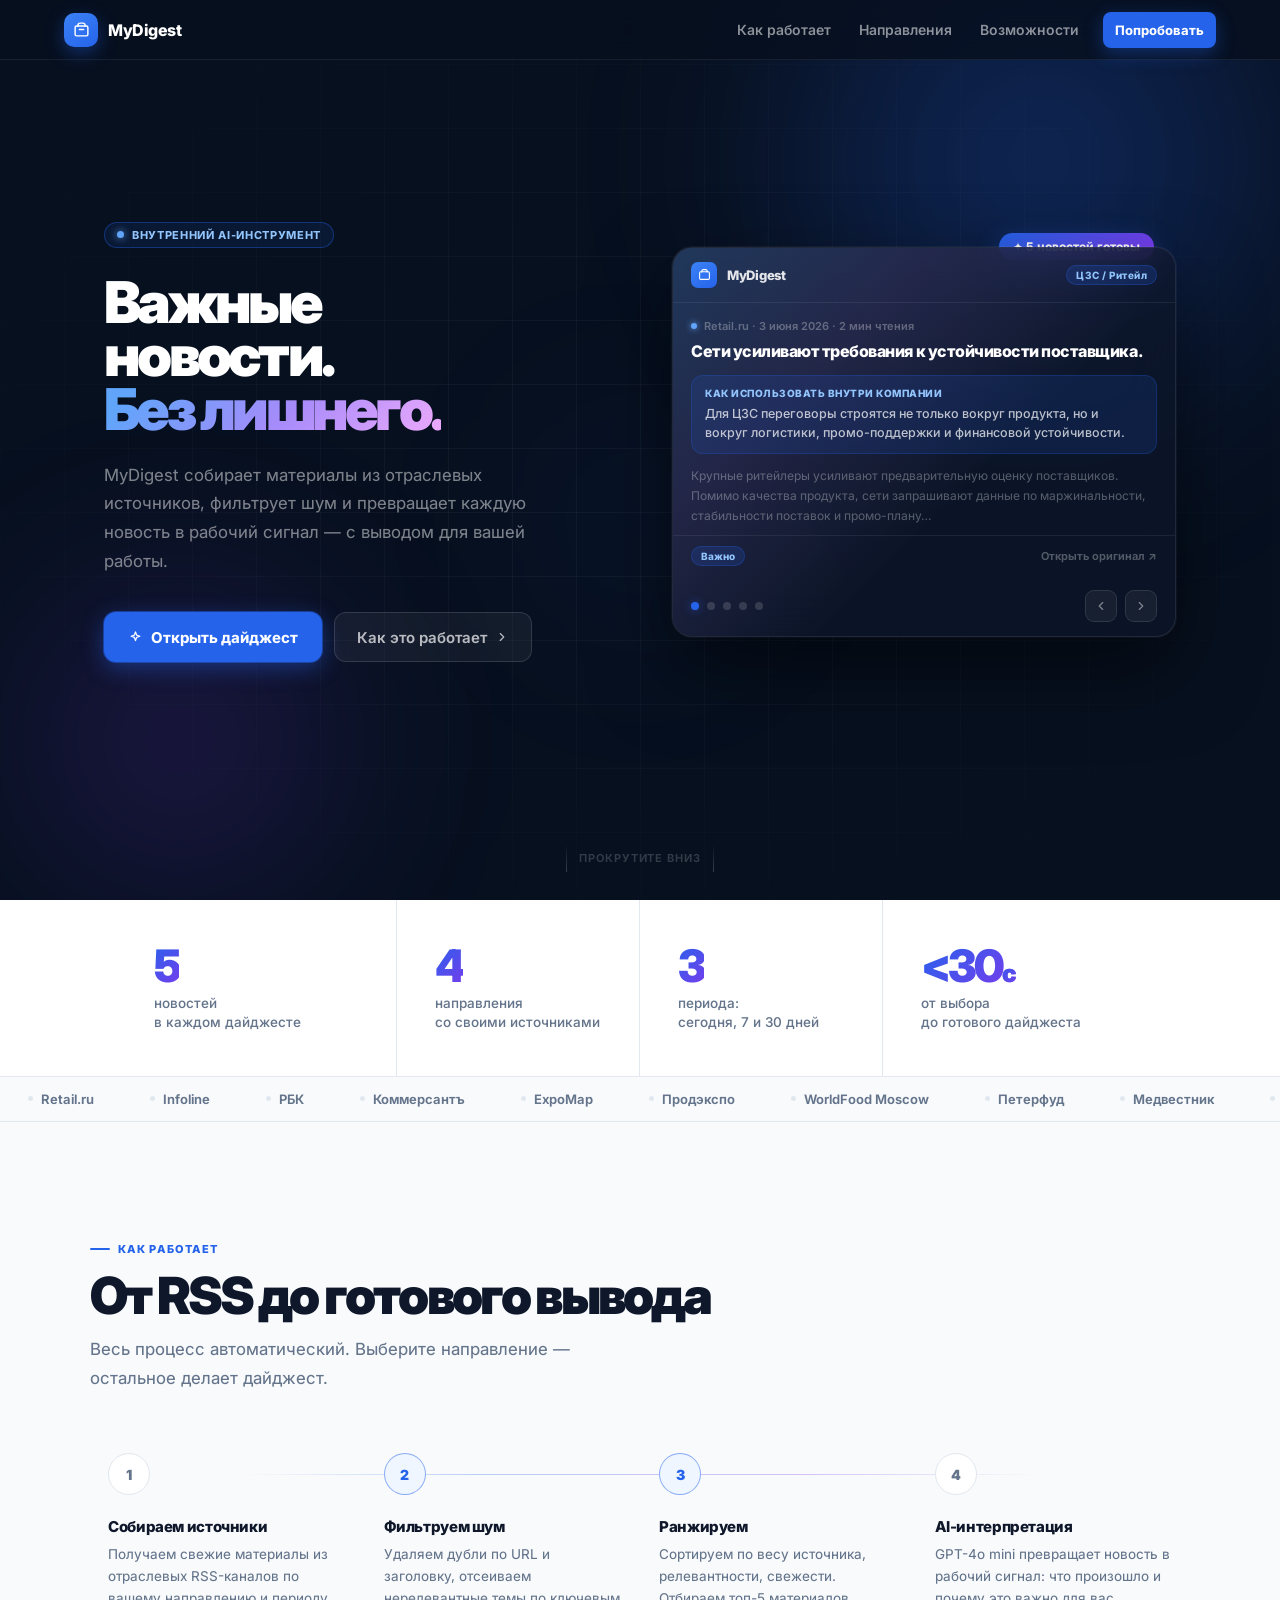
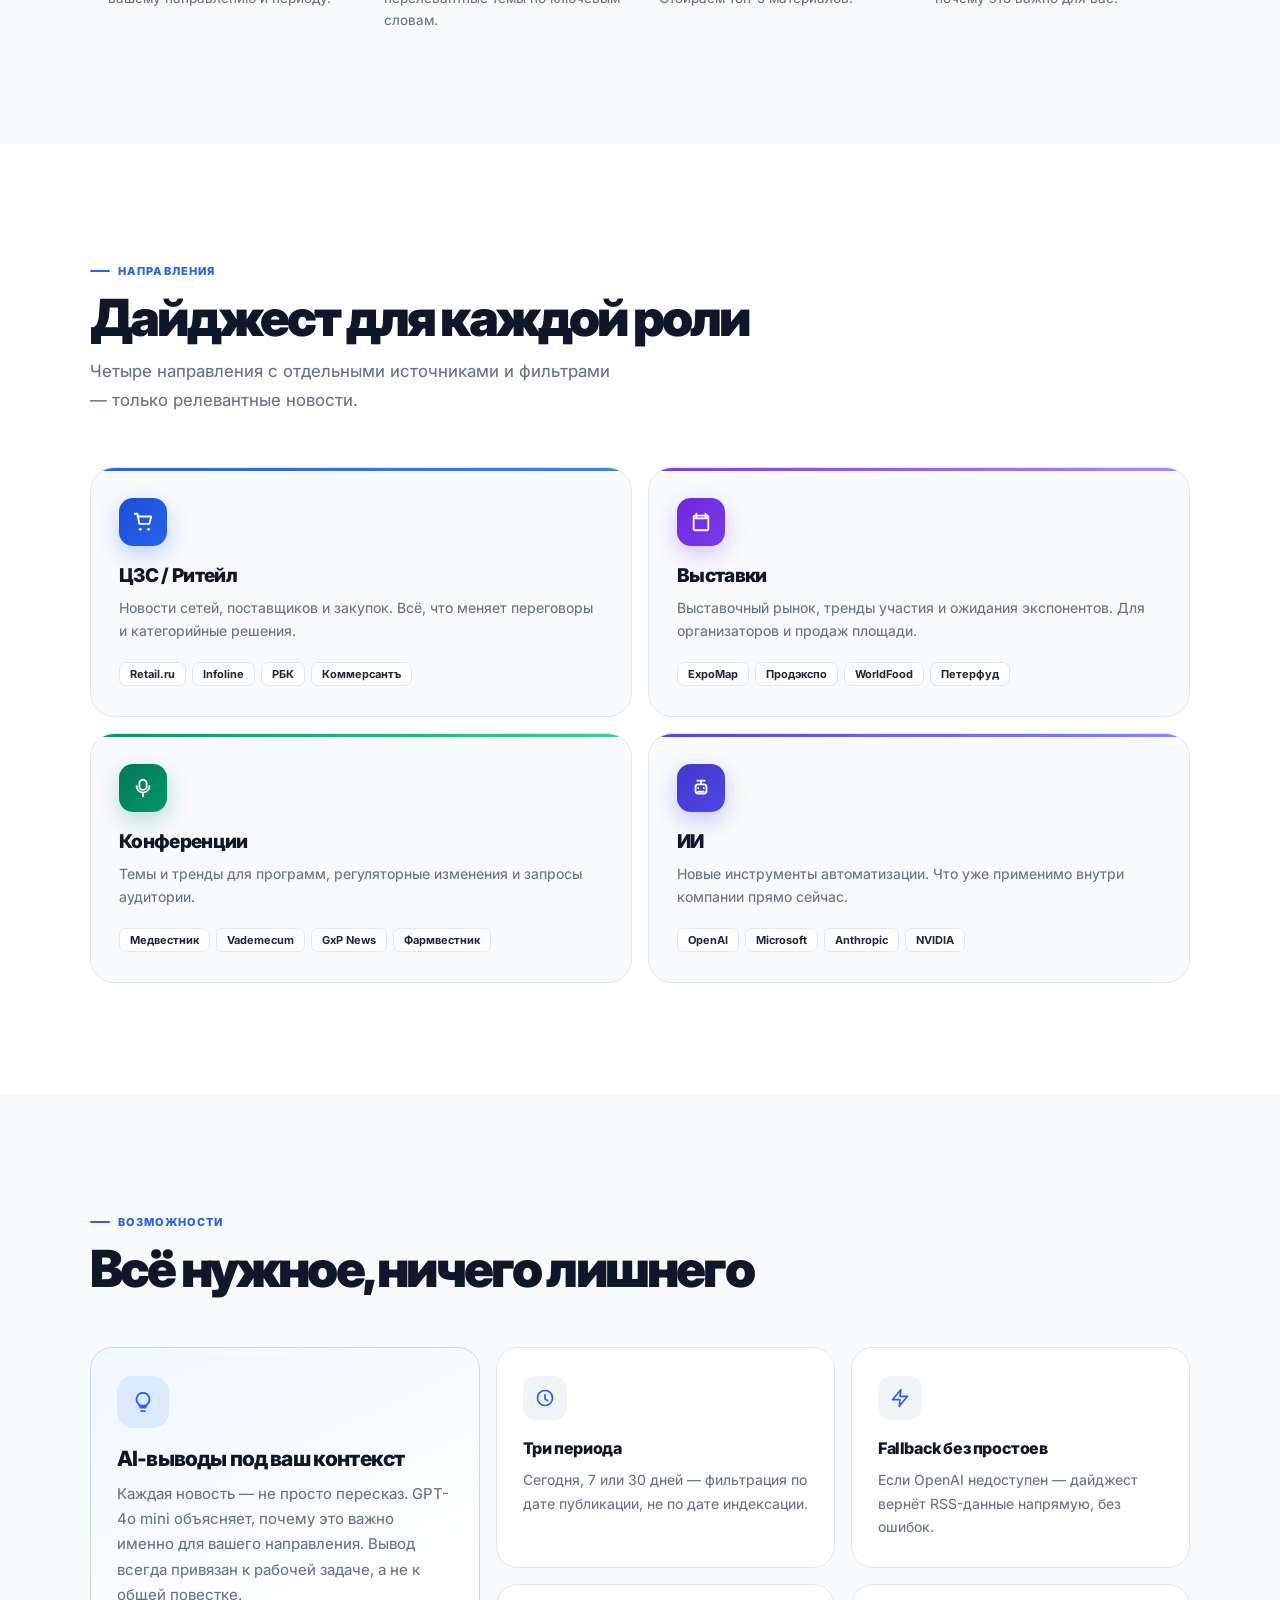
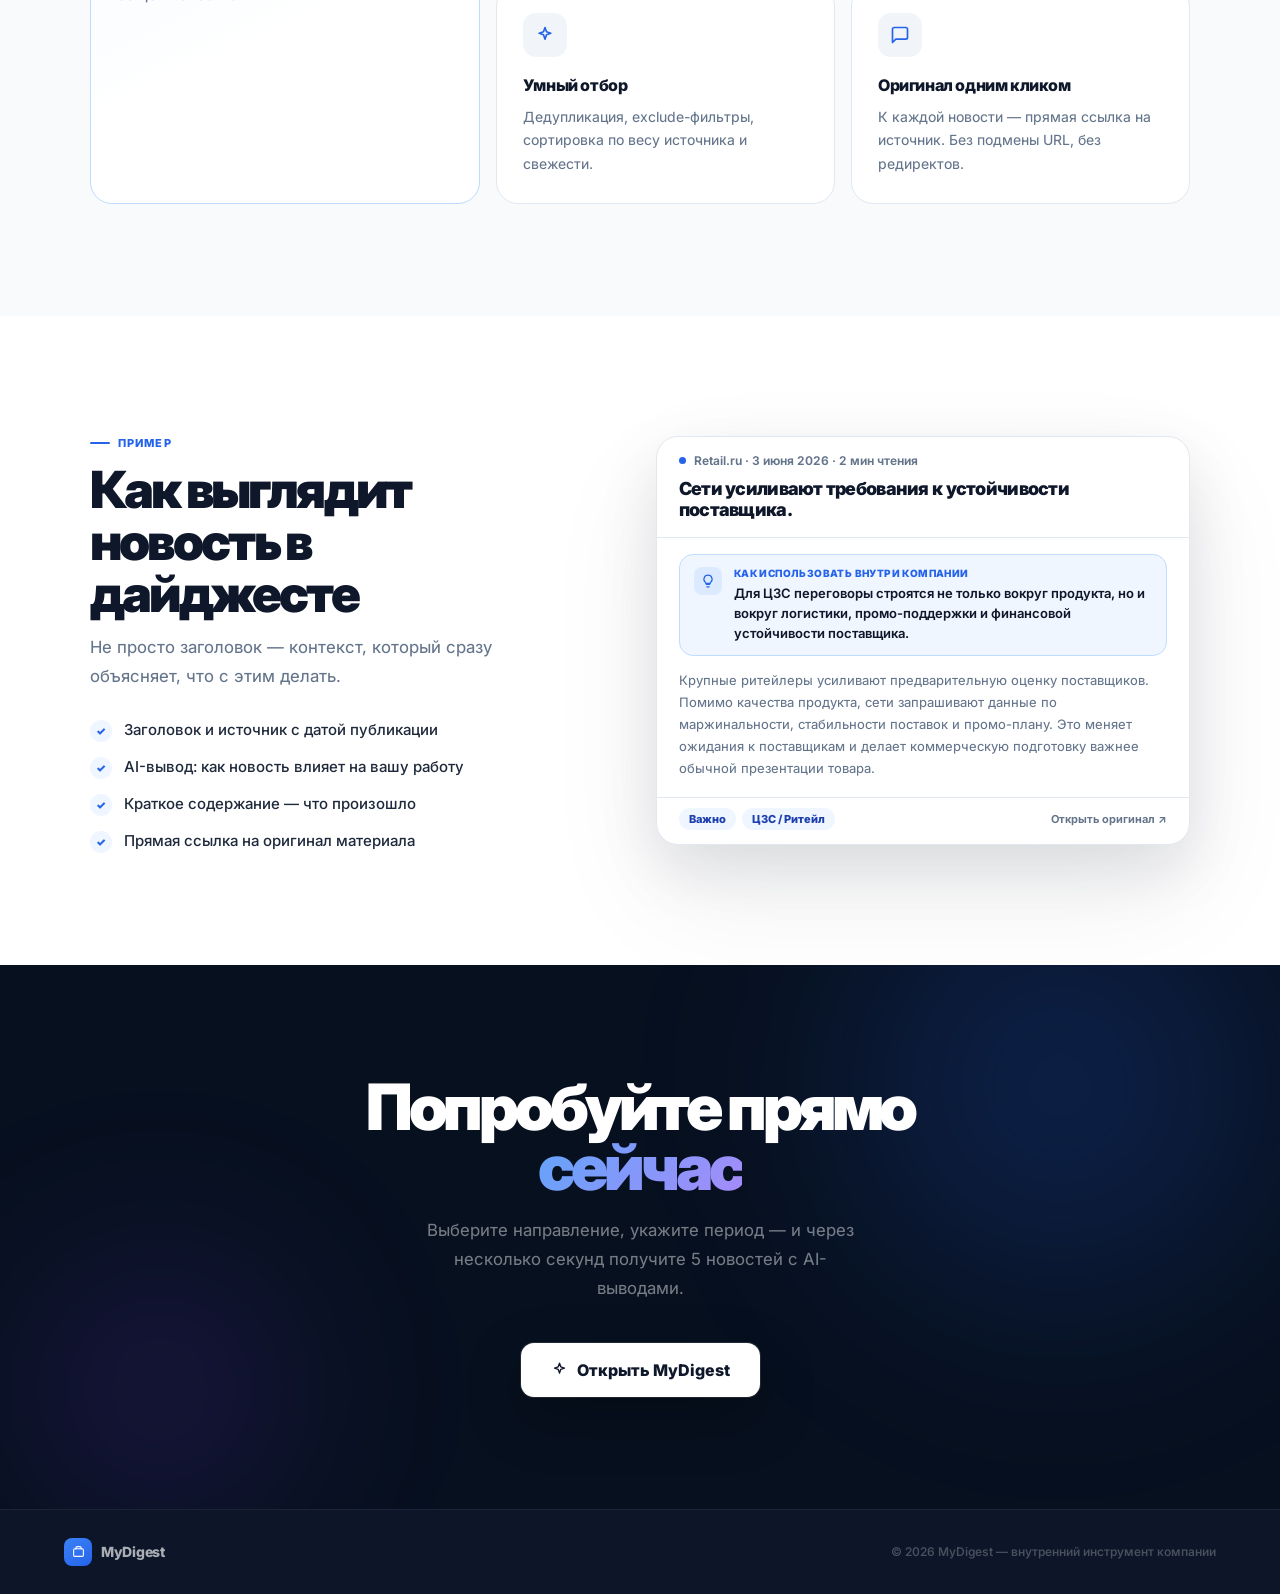
<file: landing.html>
<!doctype html>
<html lang="ru">
<head>
  <meta charset="utf-8" />
  <meta name="viewport" content="width=device-width, initial-scale=1" />
  <title>MyDigest — AI-дайджест для команды</title>
  <link rel="preconnect" href="https://fonts.googleapis.com">
  <link rel="preconnect" href="https://fonts.gstatic.com" crossorigin>
  <link href="https://fonts.googleapis.com/css2?family=Inter:opsz,wght@14..32,400;14..32,500;14..32,600;14..32,700;14..32,800;14..32,900&display=swap" rel="stylesheet">
  <style>
    /* ─── RESET ─── */
    *, *::before, *::after { box-sizing: border-box; margin: 0; padding: 0; }
    html { scroll-behavior: smooth; }

    :root {
      --blue:    #2563eb;
      --blue-2:  #1d4ed8;
      --blue-3:  #1e40af;
      --purple:  #7c3aed;
      --ink:     #0f172a;
      --text:    #1e293b;
      --muted:   #64748b;
      --line:    #e2e8f0;
      --bg:      #f8fafc;
      --soft:    #f1f5f9;
      --panel:   #ffffff;
      --dark:    #07101f;
      --dark-2:  #0d1629;
      --shadow:  0 8px 24px rgba(15,23,42,.07), 0 24px 64px rgba(15,23,42,.05);
      --shadow-lg: 0 24px 60px rgba(15,23,42,.1), 0 48px 120px rgba(15,23,42,.07);
    }

    body {
      font-family: "Inter", "SF Pro Display", "Segoe UI", system-ui, sans-serif;
      color: var(--ink);
      background: var(--bg);
      -webkit-font-smoothing: antialiased;
      text-rendering: optimizeLegibility;
      overflow-x: hidden;
    }

    /* ─── SCROLL REVEAL ─── */
    .r {
      opacity: 0;
      transform: translateY(22px);
      transition: opacity .6s cubic-bezier(.16,1,.3,1),
                  transform .6s cubic-bezier(.16,1,.3,1);
    }
    .r.on { opacity: 1; transform: none; }
    .d1 { transition-delay: .08s; }
    .d2 { transition-delay: .16s; }
    .d3 { transition-delay: .24s; }
    .d4 { transition-delay: .32s; }
    .d5 { transition-delay: .40s; }

    /* ─── NAV ─── */
    nav {
      position: fixed; top: 0; inset-inline: 0;
      z-index: 200; height: 60px;
      display: flex; align-items: center; justify-content: space-between;
      padding: 0 clamp(20px, 5vw, 80px);
      transition: background .3s, border-color .3s;
    }
    nav.is-dark {
      background: rgba(7,16,31,.8);
      border-bottom: 1px solid rgba(255,255,255,.07);
      -webkit-backdrop-filter: blur(20px);
      backdrop-filter: blur(20px);
    }
    nav.is-light {
      background: rgba(248,250,252,.92);
      border-bottom: 1px solid var(--line);
      -webkit-backdrop-filter: blur(20px);
      backdrop-filter: blur(20px);
    }
    .nav-brand { display: flex; align-items: center; gap: 10px; text-decoration: none; }
    .nav-logo {
      width: 34px; height: 34px; border-radius: 10px;
      background: linear-gradient(145deg, #3b82f6, var(--blue));
      display: grid; place-items: center; color: #fff;
      box-shadow: 0 6px 18px rgba(37,99,235,.38);
    }
    .nav-name { font-size: 16px; font-weight: 800; letter-spacing: -.03em; }
    nav.is-dark .nav-name { color: #fff; }
    nav.is-light .nav-name { color: var(--ink); }

    .nav-links { display: flex; align-items: center; gap: 4px; }
    .nav-links a {
      text-decoration: none; font-size: 14px; font-weight: 580;
      padding: 6px 12px; border-radius: 8px;
      transition: color .15s, background .15s;
    }
    nav.is-dark  .nav-links a { color: rgba(255,255,255,.55); }
    nav.is-dark  .nav-links a:hover { color: #fff; background: rgba(255,255,255,.07); }
    nav.is-light .nav-links a { color: var(--muted); }
    nav.is-light .nav-links a:hover { color: var(--ink); background: var(--soft); }

    .nav-cta {
      height: 36px; padding: 0 16px; border: 0; border-radius: 9px;
      background: var(--blue); color: #fff !important;
      font: inherit; font-size: 13px !important; font-weight: 750 !important;
      cursor: pointer; text-decoration: none;
      display: inline-flex; align-items: center; margin-left: 8px;
      box-shadow: 0 6px 18px rgba(37,99,235,.35);
      transition: background .15s, transform .15s, box-shadow .15s !important;
    }
    .nav-cta:hover {
      background: var(--blue-2) !important;
      transform: translateY(-1px);
      box-shadow: 0 10px 24px rgba(37,99,235,.42) !important;
    }

    /* ─── HERO ─── */
    .hero {
      min-height: 100svh; background: var(--dark);
      padding-top: 60px; display: flex; flex-direction: column;
      position: relative; overflow: hidden;
    }

    /* Orbs */
    .orb {
      position: absolute; border-radius: 50%; filter: blur(80px);
      pointer-events: none;
    }
    .orb-1 { width: 720px; height: 720px; top: -200px; right: -120px;
      background: radial-gradient(circle, rgba(37,99,235,.32), transparent 68%); }
    .orb-2 { width: 480px; height: 480px; bottom: -80px; left: -60px;
      background: radial-gradient(circle, rgba(124,58,237,.22), transparent 68%); }
    .orb-3 { width: 360px; height: 360px; top: 38%; left: 36%;
      background: radial-gradient(circle, rgba(37,99,235,.07), transparent 68%); }

    /* Grid pattern */
    .hero-grid {
      position: absolute; inset: 0; pointer-events: none;
      background-image:
        linear-gradient(rgba(255,255,255,.04) 1px, transparent 1px),
        linear-gradient(90deg, rgba(255,255,255,.04) 1px, transparent 1px);
      background-size: 64px 64px;
      -webkit-mask-image: radial-gradient(ellipse 80% 80% at 50% 50%, black 20%, transparent 75%);
      mask-image: radial-gradient(ellipse 80% 80% at 50% 50%, black 20%, transparent 75%);
    }

    .hero-inner {
      position: relative; z-index: 1; flex: 1;
      max-width: 1200px; width: 100%; margin: 0 auto;
      padding: clamp(52px, 8vh, 96px) clamp(20px, 5vw, 80px);
      display: grid; grid-template-columns: 1fr 1fr;
      gap: 64px; align-items: center;
    }

    /* Left copy */
    .hero-badge {
      display: inline-flex; align-items: center; gap: 8px;
      padding: 5px 12px; border-radius: 999px;
      border: 1px solid rgba(37,99,235,.4);
      background: rgba(37,99,235,.1);
      color: #93c5fd; font-size: 11px; font-weight: 750;
      letter-spacing: .06em; text-transform: uppercase;
      margin-bottom: 28px;
    }
    .hero-badge-dot {
      width: 7px; height: 7px; border-radius: 50%;
      background: #60a5fa; box-shadow: 0 0 8px #60a5fa;
      animation: blink 2.2s ease infinite;
    }
    @keyframes blink {
      0%,100% { opacity: 1; } 50% { opacity: .45; }
    }

    .hero h1 {
      font-size: clamp(2.9rem, 4.5vw, 5rem);
      font-weight: 900; line-height: .93;
      letter-spacing: -.065em; color: #fff;
      margin-bottom: 24px;
    }
    .hero h1 .g {
      background: linear-gradient(130deg, #60a5fa 10%, #a78bfa 55%, #f0abfc 100%);
      -webkit-background-clip: text; -webkit-text-fill-color: transparent;
      background-clip: text;
    }

    .hero-desc {
      font-size: 1.05rem; line-height: 1.72;
      color: rgba(255,255,255,.48); font-weight: 430;
      max-width: 460px; margin-bottom: 36px;
    }

    .hero-actions { display: flex; gap: 12px; flex-wrap: wrap; }

    .btn-p {
      display: inline-flex; align-items: center; gap: 8px;
      height: 50px; padding: 0 24px;
      border: 0; border-radius: 12px;
      background: var(--blue); color: #fff;
      font: inherit; font-size: 15px; font-weight: 750;
      cursor: pointer; text-decoration: none;
      box-shadow: 0 6px 22px rgba(37,99,235,.42), 0 0 0 1px rgba(37,99,235,.5);
      transition: background .15s, transform .15s, box-shadow .15s;
    }
    .btn-p:hover {
      background: var(--blue-2); transform: translateY(-2px);
      box-shadow: 0 14px 32px rgba(37,99,235,.48), 0 0 0 1px rgba(37,99,235,.6);
    }

    .btn-o {
      display: inline-flex; align-items: center; gap: 8px;
      height: 50px; padding: 0 22px;
      border: 1px solid rgba(255,255,255,.13); border-radius: 12px;
      background: rgba(255,255,255,.05);
      color: rgba(255,255,255,.7);
      font: inherit; font-size: 15px; font-weight: 620;
      cursor: pointer; text-decoration: none;
      transition: border-color .15s, background .15s, color .15s, transform .15s;
    }
    .btn-o:hover {
      border-color: rgba(255,255,255,.24); background: rgba(255,255,255,.09);
      color: #fff; transform: translateY(-1px);
    }

    /* Right: UI card preview */
    .hero-visual { position: relative; }

    .hcard {
      border-radius: 20px; overflow: hidden;
      border: 1px solid rgba(255,255,255,.09);
      background: rgba(13,22,41,.8);
      -webkit-backdrop-filter: blur(24px);
      backdrop-filter: blur(24px);
      box-shadow: 0 32px 80px rgba(0,0,0,.5), 0 0 0 1px rgba(255,255,255,.05);
      position: relative;
    }
    .hcard::before {
      content: ""; position: absolute; inset: -1px; border-radius: 21px; z-index: -1;
      background: linear-gradient(135deg, rgba(96,165,250,.25), rgba(167,139,250,.15), transparent 60%);
    }

    .hcard-top {
      padding: 14px 18px;
      border-bottom: 1px solid rgba(255,255,255,.07);
      display: flex; align-items: center; gap: 10px;
    }
    .hcard-logo {
      width: 26px; height: 26px; border-radius: 7px;
      background: linear-gradient(145deg, #3b82f6, var(--blue));
      display: grid; place-items: center; color: #fff; flex-shrink: 0;
    }
    .hcard-name { color: rgba(255,255,255,.88); font-size: 13px; font-weight: 820; letter-spacing: -.02em; }
    .hcard-pill {
      margin-left: auto; padding: 3px 9px; border-radius: 999px;
      background: rgba(37,99,235,.18); border: 1px solid rgba(37,99,235,.28);
      color: #93c5fd; font-size: 10px; font-weight: 780; letter-spacing: .04em;
    }

    .hcard-body { padding: 16px 18px 6px; }
    .hcard-src {
      display: flex; align-items: center; gap: 7px;
      font-size: 11px; color: rgba(255,255,255,.3); font-weight: 620;
      margin-bottom: 9px;
    }
    .hcard-src-dot { width: 6px; height: 6px; border-radius: 50%; background: #60a5fa; box-shadow: 0 0 6px #60a5fa; }

    .hcard-title {
      color: #fff; font-size: 16px; font-weight: 820;
      line-height: 1.22; letter-spacing: -.03em; margin-bottom: 14px;
    }

    .hcard-insight {
      padding: 11px 13px; border-radius: 12px;
      background: rgba(37,99,235,.14);
      border: 1px solid rgba(37,99,235,.24);
      margin-bottom: 12px;
    }
    .hcard-ik {
      font-size: 10px; font-weight: 820; color: #93c5fd;
      letter-spacing: .05em; text-transform: uppercase; margin-bottom: 5px;
    }
    .hcard-it {
      font-size: 12.5px; line-height: 1.52;
      color: rgba(255,255,255,.72); font-weight: 500;
    }

    .hcard-text {
      font-size: 12px; line-height: 1.65;
      color: rgba(255,255,255,.3); font-weight: 430;
      margin-bottom: 4px;
    }

    .hcard-foot {
      padding: 10px 18px 14px;
      border-top: 1px solid rgba(255,255,255,.07);
      display: flex; align-items: center; justify-content: space-between;
    }
    .hcard-badge {
      padding: 3px 9px; border-radius: 999px;
      background: rgba(37,99,235,.18); border: 1px solid rgba(37,99,235,.28);
      color: #93c5fd; font-size: 10px; font-weight: 780;
    }
    .hcard-link { font-size: 11px; color: rgba(255,255,255,.3); font-weight: 650; }
    .hcard-arr-next { border-color: rgba(37,99,235,.5); color: #60a5fa; }
    .stat-n-unit {
      -webkit-text-fill-color: initial;
      color: var(--muted);
      font-size: .55em;
      letter-spacing: -.02em;
    }

    .hcard-nav {
      padding: 10px 18px 14px;
      display: flex; align-items: center; gap: 8px;
    }
    .hcard-dot { width: 8px; height: 8px; border-radius: 50%; background: rgba(255,255,255,.15); }
    .hcard-dot.a { background: var(--blue); box-shadow: 0 0 8px rgba(37,99,235,.6); }
    .hcard-spacer { flex: 1; }
    .hcard-arr {
      width: 32px; height: 32px; border-radius: 9px;
      border: 1px solid rgba(255,255,255,.1);
      background: rgba(255,255,255,.05);
      display: grid; place-items: center;
      color: rgba(255,255,255,.45);
    }

    /* Floating count badge */
    .hcard-count-badge {
      position: absolute; top: -14px; right: 22px;
      padding: 6px 14px; border-radius: 999px;
      background: linear-gradient(135deg, #2563eb, #7c3aed);
      color: #fff; font-size: 12px; font-weight: 780;
      box-shadow: 0 8px 24px rgba(37,99,235,.44);
      white-space: nowrap;
    }

    /* Hero scroll hint */
    .hero-hint {
      position: relative; z-index: 1;
      padding: 20px clamp(20px, 5vw, 80px) 28px;
      display: flex; align-items: center; justify-content: center;
      gap: 12px; color: rgba(255,255,255,.18);
      font-size: 11px; font-weight: 650; letter-spacing: .08em; text-transform: uppercase;
    }
    .hint-line { width: 1px; height: 28px; background: linear-gradient(to bottom, transparent, rgba(255,255,255,.2)); }

    /* ─── STATS ─── */
    .stats { background: var(--panel); border-bottom: 1px solid var(--line); }
    .stats-row {
      max-width: 1100px; margin: 0 auto;
      padding: 0 clamp(20px, 5vw, 80px);
      display: grid; grid-template-columns: repeat(4, 1fr);
    }
    .stat {
      padding: clamp(28px, 4vw, 44px) 0 clamp(28px, 4vw, 44px) clamp(16px, 3vw, 40px);
      border-right: 1px solid var(--line);
    }
    .stat:first-child { padding-left: 0; }
    .stat:last-child  { border-right: 0; }
    .stat-n {
      font-size: clamp(2.2rem, 3.5vw, 3.2rem); font-weight: 900;
      line-height: 1; letter-spacing: -.07em; margin-bottom: 5px;
    }
    .stat-n span {
      background: linear-gradient(135deg, var(--blue), var(--purple));
      -webkit-background-clip: text; -webkit-text-fill-color: transparent; background-clip: text;
    }
    .stat-l { font-size: 13.5px; font-weight: 520; color: var(--muted); line-height: 1.4; }

    /* ─── MARQUEE ─── */
    .marquee-wrap {
      background: var(--bg); border-bottom: 1px solid var(--line);
      padding: 14px 0; overflow: hidden;
    }
    .marquee-track {
      display: flex; gap: 0;
      animation: scroll-left 28s linear infinite;
      width: max-content;
    }
    .marquee-wrap:hover .marquee-track { animation-play-state: paused; }
    @keyframes scroll-left {
      from { transform: translateX(0); }
      to   { transform: translateX(-50%); }
    }
    .msrc {
      display: inline-flex; align-items: center; gap: 8px;
      padding: 0 28px; color: var(--muted);
      font-size: 13px; font-weight: 650; white-space: nowrap;
    }
    .msrc-dot { width: 5px; height: 5px; border-radius: 50%; background: var(--line); }

    /* ─── SECTION FRAME ─── */
    .sec { padding: clamp(72px, 9vw, 112px) clamp(20px, 5vw, 80px); }
    .sec-in { max-width: 1100px; margin: 0 auto; }

    .eyebrow {
      display: inline-flex; align-items: center; gap: 8px;
      font-size: 11px; font-weight: 820;
      letter-spacing: .1em; text-transform: uppercase;
      color: var(--blue); margin-bottom: 14px;
    }
    .eyebrow::before {
      content: ""; display: block;
      width: 20px; height: 2px;
      background: currentColor; border-radius: 1px;
    }

    .sec-h {
      font-size: clamp(2rem, 4vw, 3.2rem); font-weight: 900;
      line-height: 1.01; letter-spacing: -.055em; margin-bottom: 14px;
    }

    .sec-sub {
      max-width: 520px; font-size: 1.05rem; line-height: 1.72;
      color: var(--muted); font-weight: 440;
    }

    /* ─── HOW IT WORKS ─── */
    .how { background: var(--bg); }
    .how-head { margin-bottom: 60px; }

    .steps {
      display: grid; grid-template-columns: repeat(4, 1fr); gap: 2px;
      position: relative;
    }
    .steps::after {
      content: ""; position: absolute;
      top: 21px; left: calc(12.5% + 16px); right: calc(12.5% + 16px);
      height: 1px;
      background: linear-gradient(90deg,
        transparent 0%,
        var(--blue) 30%, var(--purple) 70%,
        transparent 100%);
      opacity: .3;
    }

    .step { padding: 0 18px; display: flex; flex-direction: column; }

    .step-circle {
      width: 42px; height: 42px; border-radius: 50%;
      border: 1.5px solid var(--line); background: var(--panel);
      display: grid; place-items: center;
      font-size: 14px; font-weight: 900; color: var(--muted);
      margin-bottom: 22px; position: relative; z-index: 1;
      transition: border-color .2s, color .2s, background .2s;
    }
    .step:nth-child(2) .step-circle,
    .step:nth-child(3) .step-circle {
      border-color: rgba(37,99,235,.5);
      background: #eff6ff; color: var(--blue);
    }

    .step h3 { font-size: 15px; font-weight: 800; letter-spacing: -.025em; margin-bottom: 8px; }
    .step p  { font-size: 13.5px; line-height: 1.62; color: var(--muted); font-weight: 440; }

    /* ─── DIRECTIONS ─── */
    .dirs { background: var(--panel); }
    .dirs-head { margin-bottom: 52px; }

    .dir-grid { display: grid; grid-template-columns: repeat(2, 1fr); gap: 16px; }

    .dc {
      padding: 30px 28px; border: 1px solid var(--line);
      border-radius: 24px; background: var(--bg);
      position: relative; overflow: hidden;
      transition: transform .2s ease, box-shadow .2s ease, border-color .2s ease;
    }
    .dc::before {
      content: ""; position: absolute;
      top: 0; left: 0; right: 0; height: 3px;
    }
    .dc.r1::before { background: linear-gradient(90deg, #2563eb, #3b82f6); }
    .dc.r2::before { background: linear-gradient(90deg, #7c3aed, #a78bfa); }
    .dc.r3::before { background: linear-gradient(90deg, #059669, #34d399); }
    .dc.r4::before { background: linear-gradient(90deg, #4f46e5, #818cf8); }
    .dc:hover { transform: translateY(-4px); box-shadow: var(--shadow); border-color: transparent; }

    .dc-icon {
      width: 48px; height: 48px; border-radius: 14px;
      display: grid; place-items: center; color: #fff; margin-bottom: 18px;
    }
    .dc.r1 .dc-icon { background: linear-gradient(135deg, #1d4ed8, #2563eb); box-shadow: 0 8px 22px rgba(37,99,235,.28); }
    .dc.r2 .dc-icon { background: linear-gradient(135deg, #6d28d9, #7c3aed); box-shadow: 0 8px 22px rgba(124,58,237,.28); }
    .dc.r3 .dc-icon { background: linear-gradient(135deg, #047857, #059669); box-shadow: 0 8px 22px rgba(5,150,105,.28); }
    .dc.r4 .dc-icon { background: linear-gradient(135deg, #4338ca, #4f46e5); box-shadow: 0 8px 22px rgba(79,70,229,.28); }

    .dc h3 { font-size: 19px; font-weight: 840; letter-spacing: -.035em; margin-bottom: 9px; }
    .dc p  { font-size: 14px; line-height: 1.65; color: var(--muted); font-weight: 440; margin-bottom: 20px; }

    .dc-tags { display: flex; flex-wrap: wrap; gap: 6px; }
    .dc-tag {
      padding: 4px 10px; border-radius: 7px;
      background: var(--panel); border: 1px solid var(--line);
      color: var(--text); font-size: 11px; font-weight: 700;
    }

    /* ─── FEATURES ─── */
    .feats { background: var(--bg); }
    .feats-head { margin-bottom: 52px; }

    .feat-grid {
      display: grid;
      grid-template-columns: 1.15fr 1fr 1fr;
      grid-template-rows: auto auto;
      gap: 16px;
    }

    .fc {
      padding: 28px 26px; border-radius: 22px;
      border: 1px solid var(--line); background: var(--panel);
      transition: transform .18s, box-shadow .18s;
    }
    .fc:hover { transform: translateY(-3px); box-shadow: var(--shadow); }
    .fc.big {
      grid-row: 1 / 3;
      background: linear-gradient(155deg, #f0f7ff 0%, var(--panel) 60%);
      border-color: #bfdbfe;
    }

    .fc-icon {
      width: 44px; height: 44px; border-radius: 13px;
      display: grid; place-items: center;
      background: var(--soft); color: var(--blue);
      margin-bottom: 18px;
    }
    .fc.big .fc-icon { width: 52px; height: 52px; border-radius: 16px; background: #dbeafe; }

    .fc h3 { font-size: 16px; font-weight: 820; letter-spacing: -.025em; margin-bottom: 10px; }
    .fc.big h3 { font-size: 21px; letter-spacing: -.04em; }
    .fc p { font-size: 14px; line-height: 1.68; color: var(--muted); font-weight: 440; }
    .fc.big p { font-size: 15px; }

    /* ─── EXAMPLE ─── */
    .example { background: var(--panel); }
    .example-in {
      display: grid; grid-template-columns: 1fr 1.1fr;
      gap: 80px; align-items: center;
    }

    .check-list { list-style: none; display: grid; gap: 14px; margin-top: 28px; }
    .check-list li {
      display: flex; gap: 12px;
      font-size: 15px; line-height: 1.5; color: var(--text); font-weight: 500;
    }
    .chk {
      width: 22px; height: 22px; border-radius: 50%;
      background: #eff6ff; color: var(--blue);
      font-size: 11px; font-weight: 900;
      display: grid; place-items: center; flex-shrink: 0; margin-top: 1px;
    }

    .ex-card {
      border: 1px solid var(--line); border-radius: 22px;
      background: var(--panel); box-shadow: var(--shadow-lg); overflow: hidden;
    }
    .ex-head { padding: 16px 22px; border-bottom: 1px solid var(--line); }
    .ex-src {
      display: flex; align-items: center; gap: 8px;
      font-size: 12px; color: var(--muted); font-weight: 650; margin-bottom: 10px;
    }
    .ex-src-dot { width: 7px; height: 7px; border-radius: 50%; background: var(--blue); }
    .ex-head h4 { font-size: 18px; font-weight: 860; letter-spacing: -.04em; line-height: 1.2; }
    .ex-body { padding: 16px 22px 18px; }
    .ex-insight {
      display: grid; grid-template-columns: auto 1fr; gap: 12px;
      padding: 12px 14px; border: 1px solid #bfdbfe;
      border-radius: 14px; background: #eff6ff; margin-bottom: 14px;
    }
    .ex-ii {
      width: 28px; height: 28px; border-radius: 8px;
      background: #dbeafe; color: var(--blue);
      display: grid; place-items: center; flex-shrink: 0;
    }
    .ex-ik { font-size: 10px; font-weight: 850; color: var(--blue); letter-spacing: .04em; text-transform: uppercase; margin-bottom: 4px; }
    .ex-it { font-size: 13px; line-height: 1.55; color: var(--ink); font-weight: 620; }
    .ex-text { font-size: 13px; line-height: 1.68; color: var(--muted); font-weight: 440; }
    .ex-foot {
      padding: 10px 22px 14px; border-top: 1px solid var(--line);
      display: flex; justify-content: space-between; align-items: center;
      font-size: 11px; color: var(--muted); font-weight: 680;
    }
    .ex-badges { display: flex; gap: 6px; }
    .ex-badge {
      padding: 4px 10px; border-radius: 999px;
      background: #eff6ff; color: #1e40af;
      font-size: 11px; font-weight: 820;
    }

    /* ─── CTA ─── */
    .cta {
      background: var(--dark); position: relative; overflow: hidden;
    }
    .cta-orb-1 {
      position: absolute; width: 600px; height: 600px;
      top: -180px; right: -80px; border-radius: 50%; filter: blur(90px); pointer-events: none;
      background: radial-gradient(circle, rgba(37,99,235,.28), transparent 70%);
    }
    .cta-orb-2 {
      position: absolute; width: 400px; height: 400px;
      bottom: -80px; left: -40px; border-radius: 50%; filter: blur(80px); pointer-events: none;
      background: radial-gradient(circle, rgba(124,58,237,.2), transparent 70%);
    }
    .cta-in {
      position: relative; z-index: 1;
      max-width: 720px; margin: 0 auto; text-align: center;
    }
    .cta h2 {
      font-size: clamp(2.6rem, 5vw, 4.2rem); font-weight: 900;
      letter-spacing: -.065em; line-height: .93; color: #fff; margin-bottom: 20px;
    }
    .cta h2 .g {
      background: linear-gradient(130deg, #60a5fa, #a78bfa);
      -webkit-background-clip: text; -webkit-text-fill-color: transparent; background-clip: text;
    }
    .cta p {
      font-size: 1.05rem; line-height: 1.72; color: rgba(255,255,255,.45);
      font-weight: 430; max-width: 440px; margin: 0 auto 40px;
    }
    .btn-w {
      display: inline-flex; align-items: center; gap: 9px;
      height: 54px; padding: 0 30px;
      border: 0; border-radius: 13px;
      background: #fff; color: var(--ink);
      font: inherit; font-size: 16px; font-weight: 820;
      cursor: pointer; text-decoration: none;
      box-shadow: 0 20px 56px rgba(0,0,0,.3), 0 0 0 1px rgba(255,255,255,.12);
      transition: transform .15s, box-shadow .15s;
    }
    .btn-w:hover {
      transform: translateY(-3px);
      box-shadow: 0 28px 72px rgba(0,0,0,.38), 0 0 0 1px rgba(255,255,255,.18);
    }

    /* ─── FOOTER ─── */
    footer {
      background: var(--dark-2);
      border-top: 1px solid rgba(255,255,255,.06);
      padding: 28px clamp(20px, 5vw, 80px);
      display: flex; align-items: center;
      justify-content: space-between; gap: 16px; flex-wrap: wrap;
    }
    .ft-brand { display: flex; align-items: center; gap: 9px; text-decoration: none; }
    .ft-logo {
      width: 28px; height: 28px; border-radius: 8px;
      background: linear-gradient(145deg, #3b82f6, var(--blue));
      display: grid; place-items: center; color: #fff;
    }
    .ft-name { font-size: 14px; font-weight: 800; letter-spacing: -.02em; color: rgba(255,255,255,.65); }
    footer p { font-size: 12px; color: rgba(255,255,255,.25); font-weight: 550; }

    /* ─── RESPONSIVE ─── */
    @media (max-width: 1024px) {
      .feat-grid { grid-template-columns: 1fr 1fr; }
      .fc.big { grid-row: auto; grid-column: 1 / -1; }
    }
    @media (max-width: 900px) {
      .hero-inner { grid-template-columns: 1fr; gap: 48px; }
      .steps { grid-template-columns: repeat(2, 1fr); }
      .steps::after { display: none; }
      .dir-grid { grid-template-columns: 1fr; }
      .example-in { grid-template-columns: 1fr; gap: 40px; }
      .stats-row { grid-template-columns: repeat(2, 1fr); }
      .stat { border-right: 0; border-bottom: 1px solid var(--line); padding-left: 0; }
      .stat:nth-child(odd)  { border-right: 1px solid var(--line); padding-left: 0; }
      .stat:nth-child(odd)  { padding-right: 24px; }
      .stat:nth-child(even) { padding-left: 24px; }
      .stat:nth-child(3), .stat:nth-child(4) { border-bottom: 0; }
    }
    @media (max-width: 640px) {
      .nav-links a:not(.nav-cta) { display: none; }
      .feat-grid { grid-template-columns: 1fr; }
    }
  </style>
</head>
<body>

<!-- NAV -->
<nav id="nav" class="is-dark">
  <a class="nav-brand" href="#">
    <div class="nav-logo">
      <svg width="17" height="17" viewBox="0 0 24 24" fill="none">
        <path d="M7 7.5V6a3 3 0 0 1 3-3h4a3 3 0 0 1 3 3v1.5" stroke="currentColor" stroke-width="2" stroke-linecap="round"/>
        <path d="M5 7h14a2 2 0 0 1 2 2v10a2 2 0 0 1-2 2H5a2 2 0 0 1-2-2V9a2 2 0 0 1 2-2Z" stroke="currentColor" stroke-width="2"/>
        <path d="M9 12h6" stroke="currentColor" stroke-width="2" stroke-linecap="round"/>
      </svg>
    </div>
    <span class="nav-name">MyDigest</span>
  </a>
  <div class="nav-links">
    <a href="#how">Как работает</a>
    <a href="#dirs">Направления</a>
    <a href="#feats">Возможности</a>
    <a class="nav-cta" href="prototype.html">Попробовать</a>
  </div>
</nav>

<!-- HERO -->
<section class="hero">
  <div class="orb orb-1"></div>
  <div class="orb orb-2"></div>
  <div class="orb orb-3"></div>
  <div class="hero-grid"></div>

  <div class="hero-inner">
    <!-- Copy -->
    <div class="hero-copy">
      <div class="hero-badge">
        <div class="hero-badge-dot"></div>
        Внутренний AI-инструмент
      </div>
      <h1>Важные<br>новости.<br><span class="g">Без лишнего.</span></h1>
      <p class="hero-desc">
        MyDigest собирает материалы из отраслевых источников, фильтрует шум и превращает каждую новость в рабочий сигнал — с выводом для вашей работы.
      </p>
      <div class="hero-actions">
        <a class="btn-p" href="prototype.html">
          <svg width="15" height="15" viewBox="0 0 24 24" fill="none"><path d="M12 3l1.8 5.2L19 10l-5.2 1.8L12 17l-1.8-5.2L5 10l5.2-1.8L12 3Z" stroke="currentColor" stroke-width="2" stroke-linejoin="round"/></svg>
          Открыть дайджест
        </a>
        <a class="btn-o" href="#how">
          Как это работает
          <svg width="14" height="14" viewBox="0 0 24 24" fill="none"><path d="M9 6l6 6-6 6" stroke="currentColor" stroke-width="2" stroke-linecap="round" stroke-linejoin="round"/></svg>
        </a>
      </div>
    </div>

    <!-- UI preview card -->
    <div class="hero-visual">
      <div class="hcard-count-badge">✦ 5 новостей готовы</div>
      <div class="hcard">
        <div class="hcard-top">
          <div class="hcard-logo">
            <svg width="13" height="13" viewBox="0 0 24 24" fill="none">
              <path d="M7 7.5V6a3 3 0 0 1 3-3h4a3 3 0 0 1 3 3v1.5" stroke="currentColor" stroke-width="2" stroke-linecap="round"/>
              <path d="M5 7h14a2 2 0 0 1 2 2v10a2 2 0 0 1-2 2H5a2 2 0 0 1-2-2V9a2 2 0 0 1 2-2Z" stroke="currentColor" stroke-width="2"/>
            </svg>
          </div>
          <span class="hcard-name">MyDigest</span>
          <span class="hcard-pill">ЦЗС / Ритейл</span>
        </div>
        <div class="hcard-body">
          <div class="hcard-src">
            <div class="hcard-src-dot"></div>
            Retail.ru · 3 июня 2026 · 2 мин чтения
          </div>
          <div class="hcard-title">Сети усиливают требования к устойчивости поставщика.</div>
          <div class="hcard-insight">
            <div class="hcard-ik">Как использовать внутри компании</div>
            <div class="hcard-it">Для ЦЗС переговоры строятся не только вокруг продукта, но и вокруг логистики, промо-поддержки и финансовой устойчивости.</div>
          </div>
          <div class="hcard-text">Крупные ритейлеры усиливают предварительную оценку поставщиков. Помимо качества продукта, сети запрашивают данные по маржинальности, стабильности поставок и промо-плану…</div>
        </div>
        <div class="hcard-foot">
          <span class="hcard-badge">Важно</span>
          <span class="hcard-link">Открыть оригинал ↗</span>
        </div>
        <div class="hcard-nav">
          <div class="hcard-dot a"></div>
          <div class="hcard-dot"></div>
          <div class="hcard-dot"></div>
          <div class="hcard-dot"></div>
          <div class="hcard-dot"></div>
          <div class="hcard-spacer"></div>
          <div class="hcard-arr">
            <svg width="14" height="14" viewBox="0 0 24 24" fill="none"><path d="M15 6l-6 6 6 6" stroke="currentColor" stroke-width="2" stroke-linecap="round" stroke-linejoin="round"/></svg>
          </div>
          <div class="hcard-arr hcard-arr-next">
            <svg width="14" height="14" viewBox="0 0 24 24" fill="none"><path d="M9 6l6 6-6 6" stroke="currentColor" stroke-width="2" stroke-linecap="round" stroke-linejoin="round"/></svg>
          </div>
        </div>
      </div>
    </div>
  </div>

  <div class="hero-hint">
    <div class="hint-line"></div>
    Прокрутите вниз
    <div class="hint-line"></div>
  </div>
</section>

<!-- STATS -->
<section class="stats">
  <div class="stats-row">
    <div class="stat r d1">
      <div class="stat-n"><span>5</span></div>
      <div class="stat-l">новостей<br>в каждом дайджесте</div>
    </div>
    <div class="stat r d2">
      <div class="stat-n"><span>4</span></div>
      <div class="stat-l">направления<br>со своими источниками</div>
    </div>
    <div class="stat r d3">
      <div class="stat-n"><span>3</span></div>
      <div class="stat-l">периода:<br>сегодня, 7 и 30 дней</div>
    </div>
    <div class="stat r d4">
      <div class="stat-n"><span>&lt;30<span class="stat-n-unit">с</span></span></div>
      <div class="stat-l">от выбора<br>до готового дайджеста</div>
    </div>
  </div>
</section>

<!-- MARQUEE -->
<div class="marquee-wrap">
  <div class="marquee-track" id="mq">
    <span class="msrc"><span class="msrc-dot"></span>Retail.ru</span>
    <span class="msrc"><span class="msrc-dot"></span>Infoline</span>
    <span class="msrc"><span class="msrc-dot"></span>РБК</span>
    <span class="msrc"><span class="msrc-dot"></span>Коммерсантъ</span>
    <span class="msrc"><span class="msrc-dot"></span>ExpoMap</span>
    <span class="msrc"><span class="msrc-dot"></span>Продэкспо</span>
    <span class="msrc"><span class="msrc-dot"></span>WorldFood Moscow</span>
    <span class="msrc"><span class="msrc-dot"></span>Петерфуд</span>
    <span class="msrc"><span class="msrc-dot"></span>Медвестник</span>
    <span class="msrc"><span class="msrc-dot"></span>Vademecum</span>
    <span class="msrc"><span class="msrc-dot"></span>GxP News</span>
    <span class="msrc"><span class="msrc-dot"></span>Фармвестник</span>
    <span class="msrc"><span class="msrc-dot"></span>OpenAI</span>
    <span class="msrc"><span class="msrc-dot"></span>Microsoft</span>
    <span class="msrc"><span class="msrc-dot"></span>Anthropic</span>
    <span class="msrc"><span class="msrc-dot"></span>NVIDIA</span>
    <!-- duplicate for seamless loop -->
    <span class="msrc"><span class="msrc-dot"></span>Retail.ru</span>
    <span class="msrc"><span class="msrc-dot"></span>Infoline</span>
    <span class="msrc"><span class="msrc-dot"></span>РБК</span>
    <span class="msrc"><span class="msrc-dot"></span>Коммерсантъ</span>
    <span class="msrc"><span class="msrc-dot"></span>ExpoMap</span>
    <span class="msrc"><span class="msrc-dot"></span>Продэкспо</span>
    <span class="msrc"><span class="msrc-dot"></span>WorldFood Moscow</span>
    <span class="msrc"><span class="msrc-dot"></span>Петерфуд</span>
    <span class="msrc"><span class="msrc-dot"></span>Медвестник</span>
    <span class="msrc"><span class="msrc-dot"></span>Vademecum</span>
    <span class="msrc"><span class="msrc-dot"></span>GxP News</span>
    <span class="msrc"><span class="msrc-dot"></span>Фармвестник</span>
    <span class="msrc"><span class="msrc-dot"></span>OpenAI</span>
    <span class="msrc"><span class="msrc-dot"></span>Microsoft</span>
    <span class="msrc"><span class="msrc-dot"></span>Anthropic</span>
    <span class="msrc"><span class="msrc-dot"></span>NVIDIA</span>
  </div>
</div>

<!-- HOW IT WORKS -->
<section class="how sec" id="how">
  <div class="sec-in">
    <div class="how-head">
      <div class="eyebrow r">Как работает</div>
      <h2 class="sec-h r d1">От RSS до готового вывода</h2>
      <p class="sec-sub r d2">Весь процесс автоматический. Выберите направление — остальное делает дайджест.</p>
    </div>
    <div class="steps">
      <div class="step r d1">
        <div class="step-circle">1</div>
        <h3>Собираем источники</h3>
        <p>Получаем свежие материалы из отраслевых RSS-каналов по вашему направлению и периоду.</p>
      </div>
      <div class="step r d2">
        <div class="step-circle">2</div>
        <h3>Фильтруем шум</h3>
        <p>Удаляем дубли по URL и заголовку, отсеиваем нерелевантные темы по ключевым словам.</p>
      </div>
      <div class="step r d3">
        <div class="step-circle">3</div>
        <h3>Ранжируем</h3>
        <p>Сортируем по весу источника, релевантности, свежести. Отбираем топ-5 материалов.</p>
      </div>
      <div class="step r d4">
        <div class="step-circle">4</div>
        <h3>AI-интерпретация</h3>
        <p>GPT-4o mini превращает новость в рабочий сигнал: что произошло и почему это важно для вас.</p>
      </div>
    </div>
  </div>
</section>

<!-- DIRECTIONS -->
<section class="dirs sec" id="dirs">
  <div class="sec-in">
    <div class="dirs-head">
      <div class="eyebrow r">Направления</div>
      <h2 class="sec-h r d1">Дайджест для каждой роли</h2>
      <p class="sec-sub r d2">Четыре направления с отдельными источниками и фильтрами — только релевантные новости.</p>
    </div>
    <div class="dir-grid">
      <div class="dc r1 r d1">
        <div class="dc-icon">
          <svg width="22" height="22" viewBox="0 0 24 24" fill="none"><path d="M6 6h15l-2 8H8L6 3H3" stroke="currentColor" stroke-width="2" stroke-linecap="round" stroke-linejoin="round"/><circle cx="9" cy="20" r="1.5" fill="currentColor"/><circle cx="18" cy="20" r="1.5" fill="currentColor"/></svg>
        </div>
        <h3>ЦЗС / Ритейл</h3>
        <p>Новости сетей, поставщиков и закупок. Всё, что меняет переговоры и категорийные решения.</p>
        <div class="dc-tags">
          <span class="dc-tag">Retail.ru</span><span class="dc-tag">Infoline</span>
          <span class="dc-tag">РБК</span><span class="dc-tag">Коммерсантъ</span>
        </div>
      </div>
      <div class="dc r2 r d2">
        <div class="dc-icon">
          <svg width="22" height="22" viewBox="0 0 24 24" fill="none"><path d="M7 3v4M17 3v4M4 8h16M5 5h14a1 1 0 0 1 1 1v14a1 1 0 0 1-1 1H5a1 1 0 0 1-1-1V6a1 1 0 0 1 1-1Z" stroke="currentColor" stroke-width="2" stroke-linecap="round"/></svg>
        </div>
        <h3>Выставки</h3>
        <p>Выставочный рынок, тренды участия и ожидания экспонентов. Для организаторов и продаж площади.</p>
        <div class="dc-tags">
          <span class="dc-tag">ExpoMap</span><span class="dc-tag">Продэкспо</span>
          <span class="dc-tag">WorldFood</span><span class="dc-tag">Петерфуд</span>
        </div>
      </div>
      <div class="dc r3 r d3">
        <div class="dc-icon">
          <svg width="22" height="22" viewBox="0 0 24 24" fill="none"><path d="M12 14a4 4 0 0 0 4-4V7a4 4 0 0 0-8 0v3a4 4 0 0 0 4 4Z" stroke="currentColor" stroke-width="2"/><path d="M5 10a7 7 0 0 0 14 0M12 17v4" stroke="currentColor" stroke-width="2" stroke-linecap="round"/></svg>
        </div>
        <h3>Конференции</h3>
        <p>Темы и тренды для программ, регуляторные изменения и запросы аудитории.</p>
        <div class="dc-tags">
          <span class="dc-tag">Медвестник</span><span class="dc-tag">Vademecum</span>
          <span class="dc-tag">GxP News</span><span class="dc-tag">Фармвестник</span>
        </div>
      </div>
      <div class="dc r4 r d4">
        <div class="dc-icon">
          <svg width="22" height="22" viewBox="0 0 24 24" fill="none"><rect x="6" y="8" width="12" height="10" rx="3" stroke="currentColor" stroke-width="2"/><path d="M9 12h.01M15 12h.01M9 16h6M12 4v4M8 4h8" stroke="currentColor" stroke-width="2" stroke-linecap="round"/></svg>
        </div>
        <h3>ИИ</h3>
        <p>Новые инструменты автоматизации. Что уже применимо внутри компании прямо сейчас.</p>
        <div class="dc-tags">
          <span class="dc-tag">OpenAI</span><span class="dc-tag">Microsoft</span>
          <span class="dc-tag">Anthropic</span><span class="dc-tag">NVIDIA</span>
        </div>
      </div>
    </div>
  </div>
</section>

<!-- FEATURES -->
<section class="feats sec" id="feats">
  <div class="sec-in">
    <div class="feats-head">
      <div class="eyebrow r">Возможности</div>
      <h2 class="sec-h r d1">Всё нужное, ничего лишнего</h2>
    </div>
    <div class="feat-grid">
      <div class="fc big r d1">
        <div class="fc-icon">
          <svg width="22" height="22" viewBox="0 0 24 24" fill="none"><path d="M9 18h6M10 22h4M12 2a7 7 0 0 0-4 12.75V16h8v-1.25A7 7 0 0 0 12 2Z" stroke="currentColor" stroke-width="2" stroke-linecap="round" stroke-linejoin="round"/></svg>
        </div>
        <h3>AI-выводы под ваш контекст</h3>
        <p>Каждая новость — не просто пересказ. GPT-4o mini объясняет, почему это важно именно для вашего направления. Вывод всегда привязан к рабочей задаче, а не к общей повестке.</p>
      </div>
      <div class="fc r d2">
        <div class="fc-icon">
          <svg width="20" height="20" viewBox="0 0 24 24" fill="none"><circle cx="12" cy="12" r="9" stroke="currentColor" stroke-width="2"/><path d="M12 8v5l3 2" stroke="currentColor" stroke-width="2" stroke-linecap="round"/></svg>
        </div>
        <h3>Три периода</h3>
        <p>Сегодня, 7 или 30 дней — фильтрация по дате публикации, не по дате индексации.</p>
      </div>
      <div class="fc r d3">
        <div class="fc-icon">
          <svg width="20" height="20" viewBox="0 0 24 24" fill="none"><path d="M13 2L3 14h9l-1 8 10-12h-9l1-8Z" stroke="currentColor" stroke-width="2" stroke-linecap="round" stroke-linejoin="round"/></svg>
        </div>
        <h3>Fallback без простоев</h3>
        <p>Если OpenAI недоступен — дайджест вернёт RSS-данные напрямую, без ошибок.</p>
      </div>
      <div class="fc r d2">
        <div class="fc-icon">
          <svg width="20" height="20" viewBox="0 0 24 24" fill="none"><path d="M12 3l1.8 5.2L19 10l-5.2 1.8L12 17l-1.8-5.2L5 10l5.2-1.8L12 3Z" stroke="currentColor" stroke-width="2" stroke-linejoin="round"/></svg>
        </div>
        <h3>Умный отбор</h3>
        <p>Дедупликация, exclude-фильтры, сортировка по весу источника и свежести.</p>
      </div>
      <div class="fc r d3">
        <div class="fc-icon">
          <svg width="20" height="20" viewBox="0 0 24 24" fill="none"><path d="M21 15a2 2 0 0 1-2 2H7l-4 4V5a2 2 0 0 1 2-2h14a2 2 0 0 1 2 2z" stroke="currentColor" stroke-width="2" stroke-linecap="round" stroke-linejoin="round"/></svg>
        </div>
        <h3>Оригинал одним кликом</h3>
        <p>К каждой новости — прямая ссылка на источник. Без подмены URL, без редиректов.</p>
      </div>
    </div>
  </div>
</section>

<!-- EXAMPLE -->
<section class="example sec">
  <div class="sec-in">
    <div class="example-in">
      <div class="example-copy r">
        <div class="eyebrow">Пример</div>
        <h2 class="sec-h">Как выглядит новость в дайджесте</h2>
        <p class="sec-sub">Не просто заголовок — контекст, который сразу объясняет, что с этим делать.</p>
        <ul class="check-list">
          <li><span class="chk">✓</span>Заголовок и источник с датой публикации</li>
          <li><span class="chk">✓</span>AI-вывод: как новость влияет на вашу работу</li>
          <li><span class="chk">✓</span>Краткое содержание — что произошло</li>
          <li><span class="chk">✓</span>Прямая ссылка на оригинал материала</li>
        </ul>
      </div>
      <div class="r d1">
        <div class="ex-card">
          <div class="ex-head">
            <div class="ex-src">
              <div class="ex-src-dot"></div>
              Retail.ru · 3 июня 2026 · 2 мин чтения
            </div>
            <h4>Сети усиливают требования к устойчивости поставщика.</h4>
          </div>
          <div class="ex-body">
            <div class="ex-insight">
              <div class="ex-ii">
                <svg width="14" height="14" viewBox="0 0 24 24" fill="none"><path d="M9 18h6M10 22h4M12 2a7 7 0 0 0-4 12.75V16h8v-1.25A7 7 0 0 0 12 2Z" stroke="currentColor" stroke-width="2" stroke-linecap="round" stroke-linejoin="round"/></svg>
              </div>
              <div>
                <div class="ex-ik">Как использовать внутри компании</div>
                <div class="ex-it">Для ЦЗС переговоры строятся не только вокруг продукта, но и вокруг логистики, промо-поддержки и финансовой устойчивости поставщика.</div>
              </div>
            </div>
            <p class="ex-text">Крупные ритейлеры усиливают предварительную оценку поставщиков. Помимо качества продукта, сети запрашивают данные по маржинальности, стабильности поставок и промо-плану. Это меняет ожидания к поставщикам и делает коммерческую подготовку важнее обычной презентации товара.</p>
          </div>
          <div class="ex-foot">
            <div class="ex-badges">
              <span class="ex-badge">Важно</span>
              <span class="ex-badge">ЦЗС / Ритейл</span>
            </div>
            <span>Открыть оригинал ↗</span>
          </div>
        </div>
      </div>
    </div>
  </div>
</section>

<!-- CTA -->
<section class="cta sec" id="cta">
  <div class="cta-orb-1"></div>
  <div class="cta-orb-2"></div>
  <div class="cta-in r">
    <h2>Попробуйте прямо<br><span class="g">сейчас</span></h2>
    <p>Выберите направление, укажите период — и через несколько секунд получите 5 новостей с AI-выводами.</p>
    <a class="btn-w" href="prototype.html">
      <svg width="17" height="17" viewBox="0 0 24 24" fill="none"><path d="M12 3l1.8 5.2L19 10l-5.2 1.8L12 17l-1.8-5.2L5 10l5.2-1.8L12 3Z" stroke="currentColor" stroke-width="2" stroke-linejoin="round"/></svg>
      Открыть MyDigest
    </a>
  </div>
</section>

<!-- FOOTER -->
<footer>
  <a class="ft-brand" href="#">
    <div class="ft-logo">
      <svg width="13" height="13" viewBox="0 0 24 24" fill="none">
        <path d="M7 7.5V6a3 3 0 0 1 3-3h4a3 3 0 0 1 3 3v1.5" stroke="currentColor" stroke-width="2" stroke-linecap="round"/>
        <path d="M5 7h14a2 2 0 0 1 2 2v10a2 2 0 0 1-2 2H5a2 2 0 0 1-2-2V9a2 2 0 0 1 2-2Z" stroke="currentColor" stroke-width="2"/>
      </svg>
    </div>
    <span class="ft-name">MyDigest</span>
  </a>
  <p>© 2026 MyDigest — внутренний инструмент компании</p>
</footer>

<script>
  // Nav: dark over hero, light everywhere else
  const nav = document.getElementById('nav');
  const hero = document.querySelector('.hero');
  function updateNav() {
    const heroH = hero.offsetHeight;
    nav.className = window.scrollY < heroH - 80 ? 'is-dark' : 'is-light';
  }
  window.addEventListener('scroll', updateNav, { passive: true });
  updateNav();

  // Scroll reveal
  const obs = new IntersectionObserver(
    entries => entries.forEach(e => { if (e.isIntersecting) e.target.classList.add('on'); }),
    { threshold: 0.08, rootMargin: '0px 0px -40px 0px' }
  );
  document.querySelectorAll('.r').forEach(el => obs.observe(el));
</script>

</body>
</html>
</file>
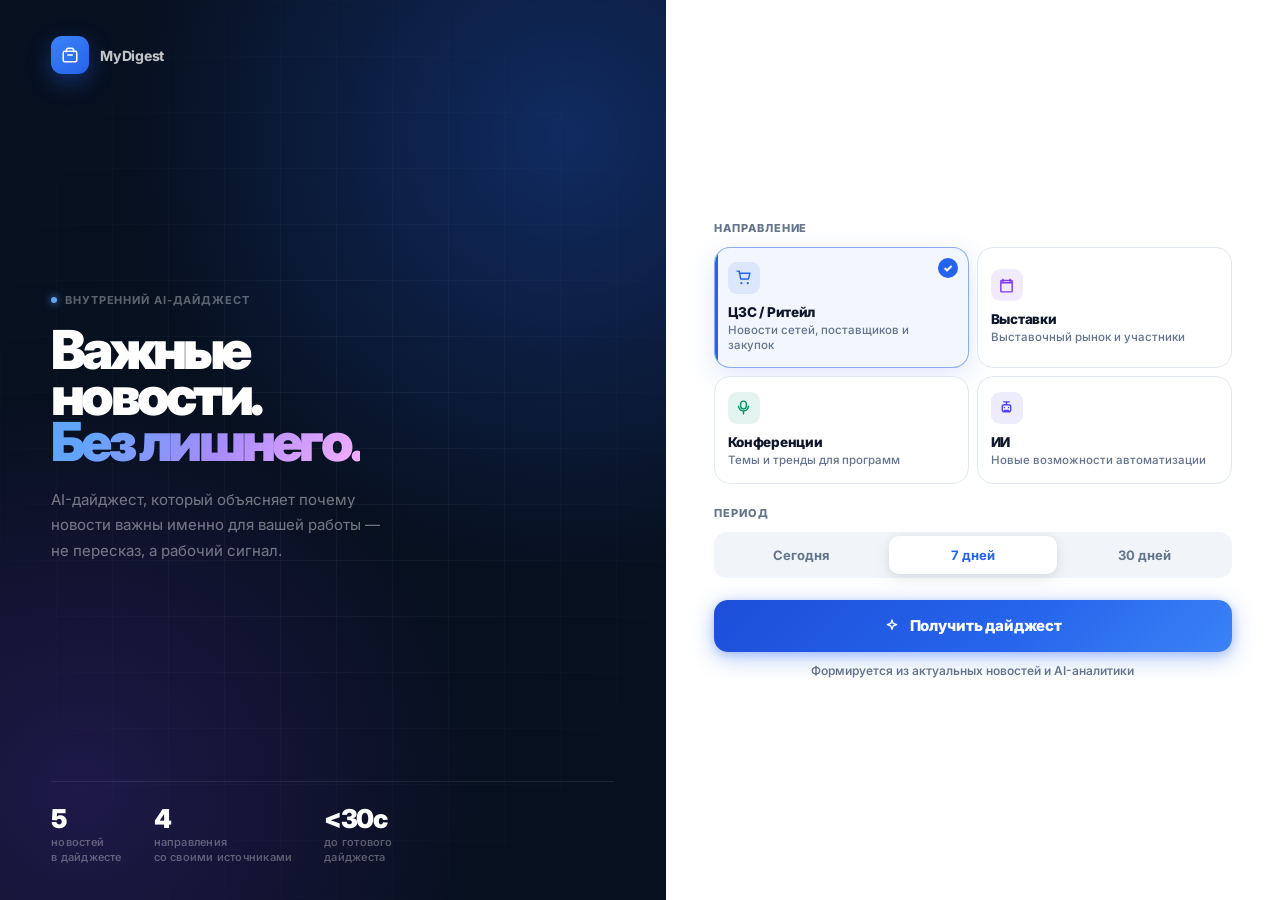
<file: redesign.html>
<!doctype html>
<html lang="ru">
<head>
  <meta charset="utf-8" />
  <meta name="viewport" content="width=device-width, initial-scale=1" />
  <title>MyDigest</title>
  <link rel="preconnect" href="https://fonts.googleapis.com">
  <link rel="preconnect" href="https://fonts.gstatic.com" crossorigin>
  <link href="https://fonts.googleapis.com/css2?family=Inter:opsz,wght@14..32,400;14..32,500;14..32,600;14..32,700;14..32,800;14..32,900&display=swap" rel="stylesheet">
  <style>
    :root {
      --blue:   #2563eb;
      --blue-2: #1d4ed8;
      --ink:    #0f172a;
      --text:   #1e293b;
      --muted:  #64748b;
      --line:   #e2e8f0;
      --bg:     #f8fafc;
      --soft:   #f1f5f9;
      --panel:  #ffffff;
      --dark:   #07101f;
      --dark-2: #0c1828;
      --sh:     0 4px 16px rgba(15,23,42,.07), 0 20px 56px rgba(15,23,42,.06);
    }

    *, *::before, *::after { box-sizing: border-box; margin: 0; padding: 0; }
    html, body { width: 100%; height: 100%; }
    body {
      font-family: "Inter", "SF Pro Display", "Segoe UI", system-ui, sans-serif;
      color: var(--ink); background: var(--dark);
      -webkit-font-smoothing: antialiased;
      text-rendering: optimizeLegibility;
      min-height: 100vh; overflow: hidden;
    }
    button, input { font: inherit; cursor: pointer; }
    svg { display: block; }
    .app { width: 100vw; height: 100vh; display: block; }
    .screen { height: 100vh; }

    /* ══════════════════════════════════════
       START SCREEN — split layout
    ══════════════════════════════════════ */
    .start-screen {
      display: grid;
      grid-template-columns: 52fr 48fr;
      height: 100vh;
      overflow: hidden;
    }

    /* ── LEFT: dark editorial panel ── */
    .start-left {
      position: relative; overflow: hidden;
      background:
        radial-gradient(circle at 85% 15%, rgba(37,99,235,.32), transparent 46%),
        radial-gradient(circle at 12% 88%, rgba(124,58,237,.2), transparent 40%),
        var(--dark);
      padding: clamp(28px, 4vh, 52px) clamp(28px, 4vw, 52px);
      display: flex; flex-direction: column; justify-content: space-between;
    }

    /* grid dots overlay */
    .start-left::before {
      content: ""; position: absolute; inset: 0; pointer-events: none;
      background-image:
        linear-gradient(rgba(255,255,255,.038) 1px, transparent 1px),
        linear-gradient(90deg, rgba(255,255,255,.038) 1px, transparent 1px);
      background-size: 56px 56px;
      -webkit-mask-image: radial-gradient(ellipse 80% 80% at 50% 50%, black 15%, transparent 80%);
      mask-image: radial-gradient(ellipse 80% 80% at 50% 50%, black 15%, transparent 80%);
    }

    .sl-brand {
      position: relative; z-index: 1;
      display: flex; align-items: center; gap: 11px;
    }
    .sl-logo {
      width: 38px; height: 38px; border-radius: 11px;
      background: linear-gradient(145deg, #3b82f6, var(--blue));
      display: grid; place-items: center; color: #fff;
      box-shadow: 0 8px 22px rgba(37,99,235,.38);
    }
    .sl-name { color: rgba(255,255,255,.75); font-size: 14px; font-weight: 750; letter-spacing: -.02em; }

    .sl-hero {
      position: relative; z-index: 1;
      flex: 1; display: flex; flex-direction: column; justify-content: center;
      padding: clamp(20px, 4vh, 40px) 0;
    }

    .sl-label {
      display: inline-flex; align-items: center; gap: 8px;
      color: rgba(255,255,255,.35); font-size: 11px; font-weight: 720;
      letter-spacing: .08em; text-transform: uppercase; margin-bottom: 20px;
    }
    .sl-label-dot { width: 6px; height: 6px; border-radius: 50%; background: #60a5fa; box-shadow: 0 0 8px #60a5fa; animation: glow 2.4s ease infinite; }
    @keyframes glow { 0%,100%{opacity:1} 50%{opacity:.4} }

    .sl-headline {
      font-size: clamp(3rem, 4.2vw, 5.2rem);
      font-weight: 900; letter-spacing: -.07em; line-height: .86;
      color: #fff; margin-bottom: 22px;
    }
    .sl-headline .g {
      background: linear-gradient(125deg, #60a5fa 15%, #a78bfa 55%, #f0abfc 95%);
      -webkit-background-clip: text; -webkit-text-fill-color: transparent; background-clip: text;
    }

    .sl-desc {
      font-size: 15px; line-height: 1.68; font-weight: 430;
      color: rgba(255,255,255,.42); max-width: 340px;
    }

    .sl-stats {
      position: relative; z-index: 1;
      display: flex; gap: 32px;
      padding-top: 24px;
      border-top: 1px solid rgba(255,255,255,.08);
    }
    .sl-stat-n { font-size: 26px; font-weight: 900; letter-spacing: -.06em; color: #fff; line-height: 1; margin-bottom: 3px; }
    .sl-stat-l { font-size: 11px; font-weight: 550; color: rgba(255,255,255,.32); letter-spacing: .02em; line-height: 1.3; }

    /* ── RIGHT: white form panel ── */
    .start-right {
      background: var(--panel);
      overflow-y: auto;
      padding: clamp(28px, 5vh, 56px) clamp(24px, 4vw, 48px);
      display: flex; flex-direction: column; justify-content: center; gap: 22px;
    }
    .start-right::-webkit-scrollbar { display: none; width: 0; }
    @supports (scrollbar-width: none) { .start-right { scrollbar-width: none; } }

    .form-label {
      font-size: 11px; font-weight: 800; letter-spacing: .09em;
      text-transform: uppercase; color: var(--muted);
      margin-bottom: 12px;
    }

    /* per-direction CSS variable sets */
    .dc-retail { --icon: #2563eb; --icon-bg: rgba(37,99,235,.1); }
    .dc-expos  { --icon: #7c3aed; --icon-bg: rgba(124,58,237,.1); }
    .dc-conf   { --icon: #059669; --icon-bg: rgba(5,150,105,.1); }
    .dc-ai     { --icon: #4f46e5; --icon-bg: rgba(79,70,229,.1); }

    /* direction grid */
    .direction-grid { display: grid; grid-template-columns: repeat(2, 1fr); gap: 8px; }

    .direction-card {
      position: relative; min-height: 108px; padding: 14px 13px;
      border: 1.5px solid var(--line); border-radius: 16px;
      background: var(--panel); text-align: left; overflow: hidden;
      transition: border-color .18s, background .18s, box-shadow .18s, transform .18s;
    }
    /* left accent */
    .direction-card::before {
      content: ""; position: absolute;
      top: 0; left: 0; bottom: 0; width: 3px;
      background: var(--icon); opacity: 0;
      transition: opacity .18s;
    }
    .direction-card:hover::before  { opacity: .5; }
    .direction-card.active::before { opacity: 1; }

    .direction-card:hover {
      transform: translateY(-2px);
      border-color: rgba(0,0,0,.1);
      box-shadow: var(--sh);
    }
    .direction-card.active {
      border-color: rgba(37,99,235,.5);
      border-color: color-mix(in srgb, var(--icon) 50%, transparent);
      background: var(--active);
      background: color-mix(in srgb, var(--icon) 6%, white);
      box-shadow: 0 8px 28px rgba(37,99,235,.15);
      box-shadow: 0 8px 28px color-mix(in srgb, var(--icon) 15%, transparent);
    }

    .dir-icon-wrap {
      width: 32px; height: 32px; border-radius: 9px;
      display: grid; place-items: center; margin-bottom: 10px;
      background: var(--icon-bg, var(--soft));
      transition: background .18s;
    }
    .direction-card svg { width: 17px; height: 17px; color: var(--icon); }

    .direction-title { display: block; font-size: 13.5px; font-weight: 820; letter-spacing: -.022em; color: var(--ink); margin-bottom: 3px; }
    .direction-desc  { display: block; font-size: 11.5px; font-weight: 500; color: var(--muted); line-height: 1.3; }

    .selected-check {
      position: absolute; top: 10px; right: 10px;
      width: 20px; height: 20px; display: none; place-items: center;
      border-radius: 50%; background: var(--icon); color: #fff;
      font-size: 11px; font-weight: 900;
    }
    .direction-card.active .selected-check { display: grid; }

    /* period */
    .period-list {
      display: grid; grid-template-columns: repeat(3, 1fr);
      gap: 4px; padding: 4px; border-radius: 13px; background: var(--soft);
    }
    .period { height: 38px; display: grid; place-items: center; border-radius: 10px; cursor: pointer; color: var(--muted); font-size: 13px; font-weight: 700; transition: background .16s, color .16s, box-shadow .16s; }
    .period input { position: absolute; opacity: 0; pointer-events: none; }
    .period:has(input:checked) { background: var(--panel); color: var(--blue); box-shadow: 0 2px 10px rgba(15,23,42,.08), 0 6px 20px rgba(15,23,42,.05); }

    /* primary button */
    .primary {
      width: 100%; height: 52px;
      display: inline-flex; align-items: center; justify-content: center; gap: 10px;
      border: 0; border-radius: 14px;
      background: linear-gradient(135deg, var(--blue-2), var(--blue) 55%, #3b82f6);
      color: #fff; font-size: 15px; font-weight: 820;
      box-shadow: 0 6px 22px rgba(37,99,235,.36), 0 2px 8px rgba(37,99,235,.2);
      transition: transform .16s, box-shadow .16s, opacity .16s;
      letter-spacing: -.01em;
    }
    .primary:hover:not(:disabled) { transform: translateY(-2px); box-shadow: 0 14px 32px rgba(37,99,235,.42), 0 4px 12px rgba(37,99,235,.26); }
    .primary:active:not(:disabled) { transform: none; }
    .primary:disabled { opacity: .5; box-shadow: none; cursor: wait; transform: none; }

    .form-note { font-size: 12px; color: var(--muted); font-weight: 560; text-align: center; line-height: 1.45; margin-top: 10px; }

    /* ══════════════════════════════════════
       DIGEST SCREEN
    ══════════════════════════════════════ */
    .digest-screen { display: none; grid-template-rows: auto 1fr; background: var(--bg); }
    .app.is-reading .start-screen { display: none; }
    .app.is-reading .digest-screen { display: grid; }

    /* ── HEADER: 3-column ── */
    .digest-header {
      height: 58px; padding: 0 24px;
      display: grid; grid-template-columns: auto 1fr auto;
      align-items: center; gap: 16px;
      background: var(--dark-2);
      border-bottom: 1px solid rgba(255,255,255,.07);
    }

    .header-brand { display: flex; align-items: center; gap: 10px; cursor: pointer; -webkit-user-select: none; user-select: none; }
    .header-logo {
      width: 30px; height: 30px; border-radius: 9px;
      background: linear-gradient(145deg, #3b82f6, var(--blue));
      display: grid; place-items: center; color: #fff;
    }
    .header-name { color: rgba(255,255,255,.82); font-size: 14px; font-weight: 820; letter-spacing: -.025em; }

    .header-center {
      display: flex; flex-direction: column; align-items: center; gap: 4px;
    }
    .dots { display: flex; justify-content: center; gap: 7px; }
    .dot { width: 7px; height: 7px; padding: 0; border: 0; border-radius: 50%; background: rgba(255,255,255,.2); cursor: pointer; transition: background .18s, transform .18s, width .18s; }
    .dot.active { background: #60a5fa; transform: scale(1.3); }
    .digest-meta { color: rgba(255,255,255,.3); font-size: 11px; font-weight: 620; letter-spacing: .01em; }

    .header-actions { display: flex; align-items: center; gap: 8px; }

    .arrow {
      width: 34px; height: 34px; display: grid; place-items: center;
      border: 1px solid rgba(255,255,255,.13); border-radius: 10px;
      background: rgba(255,255,255,.06); color: rgba(255,255,255,.5);
      transition: border-color .15s, background .15s, color .15s, transform .15s;
    }
    .arrow:hover:not(:disabled) { border-color: rgba(255,255,255,.28); background: rgba(255,255,255,.1); color: #fff; transform: translateY(-1px); }
    .arrow.next { border-color: rgba(96,165,250,.4); color: #60a5fa; }
    .arrow:disabled { opacity: .28; cursor: not-allowed; transform: none; }

    .secondary {
      height: 42px; padding: 0 20px; border: 1px solid rgba(255,255,255,.18);
      border-radius: 11px; background: rgba(255,255,255,.09);
      color: rgba(255,255,255,.85); font-size: 14px; font-weight: 750;
      transition: border-color .14s, background .14s, transform .14s;
    }
    .secondary:hover { border-color: rgba(255,255,255,.32); background: rgba(255,255,255,.14); transform: translateY(-1px); }

    /* ── WORKSPACE ── */
    .digest-workspace {
      width: min(100%, 1040px); margin: 0 auto;
      height: calc(100vh - 58px);
      padding: 8px 24px 14px; overflow: hidden;
      display: grid;
      grid-template-rows: auto minmax(0, 1fr) auto;
    }

    /* simplified topic bar */
    .topic-card {
      margin-bottom: 6px; padding: 7px 12px;
      display: flex; align-items: center; gap: 10px;
      border: 1px solid var(--line); border-radius: 12px;
      background: var(--panel); font-size: 13px; font-weight: 600; color: var(--text);
      box-shadow: 0 1px 4px rgba(15,23,42,.04);
    }
    .topic-icon { width: 22px; height: 22px; display: grid; place-items: center; flex-shrink: 0; color: var(--blue); }
    .topic-card strong { color: var(--blue); font-size: 10.5px; font-weight: 840; letter-spacing: .06em; text-transform: uppercase; margin-right: 8px; }
    .topic-card p { margin: 0; font-size: 14.5px; line-height: 1.45; font-weight: 560; color: var(--text); }

    /* toolbar — hidden because we moved dots+arrows to header */
    .toolbar { display: none; }
    .news-count { display: none; }

    .content { min-height: 0; overflow: hidden; }
    .content.is-open { overflow-y: auto; }

    /* ── NEWS CARD ── */
    .card, .state-card {
      width: 100%; border: 1px solid var(--line);
      border-radius: 22px; background: var(--panel);
      box-shadow: var(--sh);
    }
    .card {
      min-height: 100%;
      padding: 16px 30px 14px;
      animation: slideUp .28s cubic-bezier(.16,1,.3,1) both;
      display: flex; flex-direction: column;
    }
    @keyframes slideUp { from { opacity: 0; } to { opacity: 1; } }

    .news-title {
      margin: 0 0 10px; max-width: 960px;
      color: var(--ink);
      font-size: clamp(32px, 3.2vw, 54px);
      line-height: 1.08; font-weight: 900; letter-spacing: -.02em;
      overflow-wrap: break-word;
      text-wrap: balance;
    }

    .source-row {
      margin-bottom: 12px; padding-bottom: 10px;
      display: flex; align-items: center; justify-content: space-between; gap: 18px;
      border-bottom: 1px solid var(--line);
      color: var(--muted); font-size: 13.5px; font-weight: 640; flex-shrink: 0;
    }
    .source-left { display: flex; align-items: center; gap: 9px; min-width: 0; }
    .source-left strong { color: var(--ink); font-weight: 820; }
    .source-link { color: var(--blue); font-size: 14px; font-weight: 820; text-decoration: none; white-space: nowrap; }
    .source-link:hover { text-decoration: underline; }

    /* ── INSIGHT — DARK ── */
    .insight-block {
      flex-shrink: 0;
      margin-bottom: 12px; padding: 12px 16px;
      display: grid; grid-template-columns: auto 1fr; gap: 14px;
      border-radius: 16px;
      background: var(--ink);
      border: 0;
    }
    .insight-icon {
      width: 30px; height: 30px; flex-shrink: 0;
      display: grid; place-items: center;
      border-radius: 9px;
      background: rgba(96,165,250,.14); color: #60a5fa;
    }
    .block-kicker {
      margin: 0 0 6px; font-size: 11px; font-weight: 840;
      letter-spacing: .07em; text-transform: uppercase; color: #93c5fd; line-height: 1;
    }
    .insight-text {
      margin: 0; font-size: 16px; line-height: 1.52;
      font-weight: 560; color: rgba(255,255,255,.9);
    }

    /* ── NEWS BODY ── */
    .news-block { flex-shrink: 0; position: relative; overflow: hidden; max-height: 174px; }
    .news-block.open { max-height: none; overflow: visible; }
    .news-block h3 { margin: 0 0 9px; font-size: 15px; font-weight: 820; letter-spacing: -.022em; color: var(--ink); }
    .news-text { color: var(--text); font-size: 16px; line-height: 1.65; font-weight: 430; max-width: 840px; }
    .news-text p { margin: 0 0 10px; }
    .news-text p:last-child { margin-bottom: 0; }
    /* fade overlay */
    .news-fade {
      position: absolute; bottom: 0; left: 0; right: 0; height: 40px;
      background: linear-gradient(to bottom, transparent, var(--panel));
      pointer-events: none;
    }
    .news-block.open .news-fade { display: none; }
    /* read-more button */
    .read-more {
      flex-shrink: 0; display: inline-flex; align-items: center; gap: 6px;
      margin-top: 4px; background: none; border: none; padding: 3px 0;
      color: var(--blue); font: inherit; font-size: 14px; font-weight: 720; cursor: pointer;
      transition: color .14s;
    }
    .read-more:hover { color: var(--blue-2); }

    /* ── CARD FOOTER ── */
    .card-footer {
      flex-shrink: 0;
      margin-top: 16px; padding-top: 13px;
      border-top: 1px solid var(--line);
      display: flex; align-items: center; justify-content: space-between; gap: 16px;
      color: var(--muted); font-size: 13px; font-weight: 650;
    }
    .badges { display: flex; gap: 6px; }
    .badge { padding: 5px 12px; border-radius: 999px; background: var(--soft); border: 1px solid var(--line); color: var(--text); font-size: 12px; font-weight: 760; }

    /* ── BOTTOM NAV ── */
    .bottom-nav {
      margin-top: 10px;
      padding: 0 34px; /* match card's horizontal padding */
      display: grid; grid-template-columns: auto 1fr auto;
      align-items: center; gap: 12px;
    }
    .bottom-button {
      height: 46px; padding: 0 22px;
      border: 1px solid var(--line); border-radius: 12px;
      background: var(--panel); color: var(--ink);
      font-size: 15px; font-weight: 720;
      box-shadow: 0 1px 4px rgba(15,23,42,.05);
      transition: border-color .14s, transform .14s, box-shadow .14s;
    }
    .bottom-button:hover:not(:disabled) { transform: translateY(-1px); box-shadow: var(--sh); }
    .bottom-button:last-child { color: var(--blue); border-color: rgba(37,99,235,.32); }
    .bottom-button:disabled { opacity: .3; cursor: not-allowed; }
    .bottom-counter { color: var(--muted); font-size: 15px; font-weight: 720; text-align: center; }

    /* ── STATES ── */
    .state-card { min-height: 0; display: grid; place-items: center; padding: 34px; }
    .state-inner { max-width: 430px; text-align: center; }
    .state-icon { width: 92px; height: 92px; margin: 0 auto 22px; display: grid; place-items: center; color: var(--blue); }
    .state-card h2 { margin: 0 0 10px; color: var(--ink); font-size: 22px; font-weight: 880; letter-spacing: -.04em; line-height: 1.2; }
    .state-card p  { margin: 0 0 22px; color: var(--muted); font-size: 15px; font-weight: 470; line-height: 1.55; }
    .retry { width: auto; min-width: 168px; padding: 0 20px; }
    .spinner { width: 64px; height: 64px; border: 6px solid #dbeafe; border-top-color: var(--blue); border-radius: 50%; animation: spin 1s linear infinite; }
    @keyframes spin { to { transform: rotate(360deg); } }

    /* ── DIGEST INTRO (hidden, moved info to header) ── */
    .digest-intro { display: none; }

    /* ── RESPONSIVE ── */
    @media (max-width: 768px) {
      .start-screen { grid-template-columns: 1fr; grid-template-rows: auto 1fr; }
      .start-left { min-height: 0; padding: 20px 20px 16px; justify-content: flex-start; gap: 12px; }
      .sl-hero { padding: 0; flex: 0; }
      .sl-headline { font-size: 2.2rem; }
      .sl-desc, .sl-stats { display: none; }
      .start-right { padding: 20px; justify-content: flex-start; }
      .digest-header { padding: 0 16px; }
      .digest-meta { display: none; }
      .digest-workspace { padding: 12px 16px 12px; }
      .card { padding: 16px 18px 14px; }
      .news-title { font-size: 26px; }
      .source-row, .card-footer, .bottom-nav { flex-direction: column; align-items: flex-start; display: flex; }
      .bottom-button:last-child { align-self: stretch; justify-self: stretch; }
      .bottom-button { width: 100%; }
    }
  </style>
</head>
<body>
  <main class="app is-select" id="app">

    <!-- ══ START SCREEN ══ -->
    <section class="screen start-screen" aria-label="Получение дайджеста">

      <!-- Left: editorial panel -->
      <div class="start-left">
        <div class="sl-brand">
          <div class="sl-logo">
            <svg width="18" height="18" viewBox="0 0 24 24" fill="none">
              <path d="M7 7.5V6a3 3 0 0 1 3-3h4a3 3 0 0 1 3 3v1.5" stroke="currentColor" stroke-width="2" stroke-linecap="round"/>
              <path d="M5 7h14a2 2 0 0 1 2 2v10a2 2 0 0 1-2 2H5a2 2 0 0 1-2-2V9a2 2 0 0 1 2-2Z" stroke="currentColor" stroke-width="2"/>
              <path d="M9 12h6" stroke="currentColor" stroke-width="2" stroke-linecap="round"/>
            </svg>
          </div>
          <span class="sl-name">MyDigest</span>
        </div>

        <div class="sl-hero">
          <div class="sl-label">
            <span class="sl-label-dot"></span>
            Внутренний AI-дайджест
          </div>
          <h1 class="sl-headline">
            Важные<br>
            новости.<br>
            <span class="g">Без лишнего.</span>
          </h1>
          <p class="sl-desc">AI-дайджест, который объясняет почему новости важны именно для вашей работы — не пересказ, а рабочий сигнал.</p>
        </div>

        <div class="sl-stats">
          <div>
            <div class="sl-stat-n">5</div>
            <div class="sl-stat-l">новостей<br>в дайджесте</div>
          </div>
          <div>
            <div class="sl-stat-n">4</div>
            <div class="sl-stat-l">направления<br>со своими источниками</div>
          </div>
          <div>
            <div class="sl-stat-n">&lt;30с</div>
            <div class="sl-stat-l">до готового<br>дайджеста</div>
          </div>
        </div>
      </div>

      <!-- Right: form panel -->
      <div class="start-right">
        <div>
          <p class="form-label">Направление</p>
          <div class="direction-grid">
            <button class="direction-card dc-retail active" type="button" data-direction="ЦЗС / Ритейл" data-api-direction="retail">
              <span class="selected-check">✓</span>
              <div class="dir-icon-wrap" aria-hidden="true">
                <svg viewBox="0 0 24 24" fill="none"><path d="M6 6h15l-2 8H8L6 3H3" stroke="currentColor" stroke-width="2" stroke-linecap="round" stroke-linejoin="round"/><circle cx="9" cy="20" r="1.5" fill="currentColor"/><circle cx="18" cy="20" r="1.5" fill="currentColor"/></svg>
              </div>
              <span class="direction-title">ЦЗС / Ритейл</span>
              <span class="direction-desc">Новости сетей, поставщиков и закупок</span>
            </button>
            <button class="direction-card dc-expos" type="button" data-direction="Выставки" data-api-direction="exhibitions">
              <span class="selected-check">✓</span>
              <div class="dir-icon-wrap" aria-hidden="true">
                <svg viewBox="0 0 24 24" fill="none"><path d="M7 3v4M17 3v4M4 8h16M5 5h14a1 1 0 0 1 1 1v14a1 1 0 0 1-1 1H5a1 1 0 0 1-1-1V6a1 1 0 0 1 1-1Z" stroke="currentColor" stroke-width="2" stroke-linecap="round"/></svg>
              </div>
              <span class="direction-title">Выставки</span>
              <span class="direction-desc">Выставочный рынок и участники</span>
            </button>
            <button class="direction-card dc-conf" type="button" data-direction="Конференции" data-api-direction="conferences">
              <span class="selected-check">✓</span>
              <div class="dir-icon-wrap" aria-hidden="true">
                <svg viewBox="0 0 24 24" fill="none"><path d="M12 14a4 4 0 0 0 4-4V7a4 4 0 0 0-8 0v3a4 4 0 0 0 4 4Z" stroke="currentColor" stroke-width="2"/><path d="M5 10a7 7 0 0 0 14 0M12 17v4" stroke="currentColor" stroke-width="2" stroke-linecap="round"/></svg>
              </div>
              <span class="direction-title">Конференции</span>
              <span class="direction-desc">Темы и тренды для программ</span>
            </button>
            <button class="direction-card dc-ai" type="button" data-direction="ИИ" data-api-direction="ai">
              <span class="selected-check">✓</span>
              <div class="dir-icon-wrap" aria-hidden="true">
                <svg viewBox="0 0 24 24" fill="none"><rect x="6" y="8" width="12" height="10" rx="3" stroke="currentColor" stroke-width="2"/><path d="M9 12h.01M15 12h.01M9 16h6M12 4v4M8 4h8" stroke="currentColor" stroke-width="2" stroke-linecap="round"/></svg>
              </div>
              <span class="direction-title">ИИ</span>
              <span class="direction-desc">Новые возможности автоматизации</span>
            </button>
          </div>
        </div>

        <div>
          <p class="form-label">Период</p>
          <div class="period-list">
            <label class="period"><input type="radio" name="period" value="today"><span>Сегодня</span></label>
            <label class="period"><input type="radio" name="period" value="7d" checked><span>7 дней</span></label>
            <label class="period"><input type="radio" name="period" value="30d"><span>30 дней</span></label>
          </div>
        </div>

        <div>
          <button class="primary" id="generateButton" type="button">
            <svg width="16" height="16" viewBox="0 0 24 24" fill="none"><path d="M12 3l1.8 5.2L19 10l-5.2 1.8L12 17l-1.8-5.2L5 10l5.2-1.8L12 3Z" stroke="currentColor" stroke-width="2" stroke-linejoin="round"/></svg>
            Получить дайджест
          </button>
          <p class="form-note">Формируется из актуальных новостей и AI-аналитики</p>
        </div>
      </div>
    </section>

    <!-- ══ DIGEST SCREEN ══ -->
    <section class="screen digest-screen" aria-label="Чтение дайджеста">

      <header class="digest-header">
        <div class="header-brand" id="headerBrand">
          <div class="header-logo">
            <svg width="15" height="15" viewBox="0 0 24 24" fill="none">
              <path d="M7 7.5V6a3 3 0 0 1 3-3h4a3 3 0 0 1 3 3v1.5" stroke="currentColor" stroke-width="2" stroke-linecap="round"/>
              <path d="M5 7h14a2 2 0 0 1 2 2v10a2 2 0 0 1-2 2H5a2 2 0 0 1-2-2V9a2 2 0 0 1 2-2Z" stroke="currentColor" stroke-width="2"/>
            </svg>
          </div>
          <span class="header-name">MyDigest</span>
        </div>

        <div class="header-center">
          <div class="dots" id="dots"></div>
          <span class="digest-meta" id="digestMeta">ЦЗС / Ритейл · 7 дней</span>
        </div>

        <div class="header-actions">
          <button class="arrow" id="prevButton" type="button" aria-label="Предыдущая">
            <svg width="16" height="16" viewBox="0 0 24 24" fill="none"><path d="M15 6l-6 6 6 6" stroke="currentColor" stroke-width="2" stroke-linecap="round" stroke-linejoin="round"/></svg>
          </button>
          <button class="arrow next" id="nextButton" type="button" aria-label="Следующая">
            <svg width="16" height="16" viewBox="0 0 24 24" fill="none"><path d="M9 6l6 6-6 6" stroke="currentColor" stroke-width="2" stroke-linecap="round" stroke-linejoin="round"/></svg>
          </button>
          <button class="secondary" id="newDigestButton" type="button">+ Новый</button>
        </div>
      </header>

      <div class="digest-workspace">
        <!-- hidden: digest-intro row (merged into header) -->
        <section class="digest-intro" id="summaryText" aria-hidden="true"></section>

        <section class="topic-card" id="topicCard">
          <div class="topic-icon" aria-hidden="true">
            <svg width="14" height="14" viewBox="0 0 24 24" fill="none"><path d="M12 3l1.8 5.2L19 10l-5.2 1.8L12 17l-1.8-5.2L5 10l5.2-1.8L12 3Z" stroke="currentColor" stroke-width="2" stroke-linejoin="round"/></svg>
          </div>
          <div>
            <strong>Главная тема</strong>
            <p id="topicText">Мы отобрали главное и связали новости с рабочим контекстом направления.</p>
          </div>
        </section>

        <!-- toolbar kept for JS compatibility but hidden via CSS -->
        <div class="toolbar" id="toolbar">
          <div class="news-count" id="newsCount"></div>
          <div></div>
          <div class="arrows"></div>
        </div>

        <section class="content" id="content"></section>

        <nav class="bottom-nav" id="bottomNav" aria-label="Навигация">
          <button class="bottom-button" id="bottomPrevButton" type="button">← Предыдущая</button>
          <span class="bottom-counter" id="bottomCounter">1 из 5</span>
          <button class="bottom-button" id="bottomNextButton" type="button">Следующая →</button>
        </nav>
      </div>
    </section>
  </main>

  <script>
    const DEMO = {
      "ЦЗС / Ритейл": [
        { title:"Сети усиливают требования к устойчивости поставщика.", insight:"Для ЦЗС переговоры всё чаще строятся не только вокруг продукта, но и вокруг логистики, промо-поддержки, маржи и финансовой устойчивости поставщика.", summary:"Крупные ритейлеры усиливают предварительную оценку поставщиков до начала переговоров. Помимо качества продукта, сети запрашивают данные по маржинальности, стабильности поставок и промо-плану. Коммерческая подготовка становится важнее обычной презентации товара.", source:"Retail.ru", url:"https://www.retail.ru/news/fix-price-sredniy-chek-v-kategorii-stm-vyros-na-32-16-aprelya-2024-239891/" },
        { title:"Онлайн-продажи FMCG продолжают расти быстрее офлайна.", insight:"Для ЦЗС это усиливает значение e-commerce аргументов: поставщику важно показывать готовность к онлайн-каталогу, доставке и работе с данными.", summary:"Покупатели чаще выбирают онлайн-каналы для товаров повседневного спроса. Ритейлеры развивают сервисы доставки и маркетплейс-партнёрства. Для поставщиков это означает рост требований к карточкам товара и скорости реакции на спрос.", source:"Infoline", url:"https://www.retail.ru/news/fix-price-v-2022-godu-kolichestvo-onlayn-zakazov-vyroslo-v-2-3-raza-22-marta-2023-226967/" },
        { title:"СТМ становится инструментом контроля цены в категориях.", insight:"Для ЦЗС переговоры с поставщиками становятся более коммерческими: сети сравнивают бренд не только по узнаваемости, но и по экономике категории.", summary:"Розничные сети расширяют ассортимент собственных торговых марок. СТМ помогает управлять маржей и закрывать спрос в чувствительных категориях. Внешним поставщикам нужно яснее доказывать добавленную ценность продукта.", source:"Retail.ru", url:"https://www.retail.ru/news/romir-penetratsiya-stm-v-fmcg-chek-dostigla-pochti-99-15-aprelya-2024-239807/" },
        { title:"Поставщики чаще конкурируют скоростью поставки, а не только ценой.", insight:"Для ЦЗС устойчивость поставок становится отдельным аргументом в переговорах с сетями и категорийными менеджерами.", summary:"В ритейле сохраняется фокус на наличии товара и предсказуемой логистике. Сети смотрят на способность поставщика выдерживать график и быстро закрывать дефицит. Цена всё чаще рассматривается вместе с операционной надёжностью.", source:"Коммерсантъ", url:"https://www.kommersant.ru/gallery/4509704" },
        { title:"Промо-активность всё сильнее зависит от данных по категории.", insight:"Для ЦЗС повышается ценность поставщиков, которые приходят на переговоры с аналитикой спроса и понятным эффектом для сети.", summary:"Ритейлеры оценивают промо через влияние на маржу, частоту покупки и остатки. Универсальные скидки уступают точечным механикам под категорию. Поставщикам важно объяснять, как акция влияет на экономику полки.", source:"РБК", url:"https://www.retail.ru/rbc/pressreleases/chto-proiskhodit-v-riteyle-v-2025-godu/" }
      ],
      "Выставки": [
        { title:"Выставки смещаются от стендов к практическим маршрутам.", insight:"Для выставочных проектов ценность события зависит от полезных встреч, понятной навигации и деловой программы вокруг задач посетителя.", summary:"Участники оценивают выставку не по масштабу экспозиции, а по практической пользе визита. Посетителям важны маршруты, подбор поставщиков и короткие деловые сессии. Роль организатора как навигатора по рынку усиливается.", source:"ExpoMap", url:"https://www.prod-expo.ru/ru/media/news/index.php?id4=19779" },
        { title:"Экспоненты ждут больше лидов и меньше случайного трафика.", insight:"Для выставочных проектов усиливается роль матчмейкинга, предварительной квалификации посетителей и понятной ценности участия для продаж.", summary:"Компании внимательнее считают отдачу от участия в выставках. Им важны заранее подготовленные встречи и понятный путь от контакта к сделке. Организаторы, управляющие качеством аудитории, получают сильный аргумент при продаже участия.", source:"ExpoMap", url:"https://www.prod-expo.ru/ru/media/news/index.php?id4=19779" },
        { title:"Деловая программа становится способом удержать профессиональную аудиторию.", insight:"Для выставок контент должен быть встроен в маршрут посетителя и помогать быстро понять рынок, поставщиков и новые решения.", summary:"Профессиональные посетители планируют визит вокруг полезных сессий и коротких отраслевых разборов. Выставка становится местом, где можно быстро собрать картину рынка. Это повышает требования к структуре программы.", source:"WorldFood Moscow", url:"https://www.prod-expo.ru/ru/media/news/index.php?id4=13105" },
        { title:"Фудовые выставки усиливают фокус на СТМ и поставках для сетей.", insight:"Для выставочных команд это рабочая тема для привлечения экспонентов, которым нужен прямой контакт с закупщиками.", summary:"На продовольственных выставках растёт интерес к собственным маркам и контрактному производству. Участники ищут канал выхода на закупщиков. Закупочные встречи становятся ключевой частью ценности события.", source:"Продэкспо", url:"https://www.prod-expo.ru/ru/media/news/index.php?id4=20739" },
        { title:"Нон-фуд участники ожидают прикладных сценариев для продаж.", insight:"Для выставок — сигнал развивать форматы, где экспоненты видят конкретные сегменты спроса и закупочные задачи.", summary:"В нон-фуд категориях участникам важны понятные каналы продаж и работа с сетями. Выставка должна помогать быстро найти релевантного партнёра. Чем точнее сегментирована аудитория, тем выше польза участия.", source:"Петерфуд", url:"https://www.prod-expo.ru/ru/media/news/index.php?id4=14273" }
      ],
      "Конференции": [
        { title:"Практическая регуляторика остаётся самой ценной темой для аудитории.", insight:"Это показывает спрос на программы, где регуляторные изменения объясняются через кейсы и понятный контекст для участников рынка.", summary:"Участникам важны изменения правил, разборы ошибок и практические последствия для бизнеса. Аудитория ожидает прикладного контекста: какие документы меняются, где возникают риски. Такие темы напрямую связаны с деньгами и устойчивостью компаний.", source:"Vademecum", url:"https://medvestnik.ru/content/articles/ot-zvonka-do-chernogo-lebedya-kak-kliniki-vyjivaut-v-omnikanalnom-haose.html" },
        { title:"Медицинские организации обсуждают эффективность управления клиникой.", insight:"Для конференций — потенциальный трек про экономику клиники, загрузку врачей, пациентский сервис и цифровые инструменты управления.", summary:"Руководители медицинских организаций смотрят на клинику как на систему процессов. В фокусе — загрузка специалистов, повторные визиты и контроль расходов. Такая повестка подходит для практических разборов с управленцами.", source:"Медвестник", url:"https://medvestnik.ru/content/news/kak-ostanovit-ubytki-chastnoi-kliniki.html" },
        { title:"Качество и соответствие требованиям — рыночное преимущество.", insight:"Для конференционного направления — тема для программы о контроле качества, документах и доверии к производителям.", summary:"Регуляторные требования влияют на сроки, партнёрства и доступ к рынку. Компании рассматривают качество как часть конкурентной позиции. Участникам нужны понятные разборы изменений и практические кейсы.", source:"GxP News", url:"https://pharmvestnik.ru/content/articles/vrachebnaya-promociya-pod-periskopom.html" },
        { title:"Цифровизация медицины должна показывать измеримый эффект.", insight:"Для конференций — спрос на сессии с реальными кейсами, как цифровые решения сокращают ручную работу и повышают прозрачность.", summary:"Медицинские организации оценивают цифровые решения через практическую пользу. Важен понятный эффект для врачей, администраторов и пациентов. Прикладные кейсы и честные разборы внедрения особенно ценны для аудитории.", source:"Фармвестник", url:"https://pharmvestnik.ru/content/news/veronika-borovleva-u-nas-s-medicinskim-soobshestvom-obshaya-bol-nekomplaentnye-pacienty.html" },
        { title:"Производители медизделий ждут ясности по правилам обращения.", insight:"Поддерживает интерес к форматам, где регуляторы, производители и дистрибуторы обсуждают требования на языке практики.", summary:"Рынок медизделий чувствителен к изменениям в регистрации, маркировке и контроле обращения продукции. Участникам важны сроки, документы и типовые ошибки. Конференционная программа может закрывать эту потребность.", source:"Росздравнадзор", url:"https://www.roszdravnadzor.gov.ru/spec/medproducts/control" }
      ],
      "ИИ": [
        { title:"AI-агенты переходят от экспериментов к рабочим процессам.", insight:"Ценность ИИ смещается от генерации текста к инструментам, встроенным в документы, поиск и ежедневные операции сотрудников.", summary:"Новые AI-инструменты подключаются к рабочим системам и корпоративным документам. Компании оценивают ИИ по способности сокращать время на обработку информации. Внутренние AI-продукты должны давать проверенный результат в рабочем сценарии.", source:"OpenAI", url:"https://openai.com/business/workspace-agents/" },
        { title:"Компании встраивают AI-поиск в корпоративные знания.", insight:"Растёт ценность внутренних инструментов, которые быстро находят проверенную информацию и сокращают ручную работу с документами.", summary:"AI-поиск используется как слой поверх корпоративных баз знаний и рабочих систем. Пользователь ожидает ответ с источником и возможностью проверить материал. Это приближает AI-инструменты к ежедневной операционной работе.", source:"Microsoft", url:"https://www.microsoft.com/en-us/microsoft-cloud/blog/2026/05/19/accelerating-agentic-ai-from-experimentation-to-business-impact/" },
        { title:"AI-агенты требуют контроля источников и прав доступа.", insight:"Для внутренних AI-продуктов — необходимость прозрачных источников, ограничений доступа и понятного качества ответа.", summary:"Когда AI-инструмент начинает искать и анализировать материалы, растёт значение контроля. Компании обращают внимание на происхождение данных и проверку результата. Без этого AI остаётся экспериментом, а не рабочим инструментом.", source:"Anthropic", url:"https://www.anthropic.com/news/integrations" },
        { title:"ИИ смещается от генерации контента к автоматизации процессов.", insight:"Сигнал смотреть на ИИ через экономию времени в конкретных задачах: мониторинг, подготовка материалов, анализ источников.", summary:"На первый план выходят сценарии, где система подключается к процессам, собирает данные и помогает принять решение быстрее. Спрос на продукты, встроенные в ежедневный рабочий контекст, растёт.", source:"OpenAI", url:"https://openai.com/business/workspace-agents/" },
        { title:"AI-инфраструктура становится отдельным направлением инвестиций.", insight:"Внедрение ИИ требует не только интерфейса, но и устойчивой архитектуры данных, источников и безопасности.", summary:"Крупные технологические компании развивают инфраструктуру для AI-агентов и корпоративных сценариев. Рынок переходит от демонстраций к промышленному использованию. Для внутренних продуктов важны стабильность и доверие к результату.", source:"NVIDIA", url:"https://blogs.nvidia.com/blog/ai-agents/" }
      ]
    };

    const state = { direction:"ЦЗС / Ритейл", apiDirection:"retail", current:0, updatedAt:new Date(), items:[] };

    const periodInputs     = [...document.querySelectorAll("input[name='period']")];
    const directionButtons = [...document.querySelectorAll(".direction-card")];
    const generateButton   = document.getElementById("generateButton");
    const newDigestButton  = document.getElementById("newDigestButton");
    const app              = document.getElementById("app");
    const digestMeta       = document.getElementById("digestMeta");
    const topicText        = document.getElementById("topicText");
    const toolbar          = document.getElementById("toolbar");
    const topicCard        = document.getElementById("topicCard");
    const newsCount        = document.getElementById("newsCount");
    const dots             = document.getElementById("dots");
    const prevButton       = document.getElementById("prevButton");
    const nextButton       = document.getElementById("nextButton");
    const bottomNav        = document.getElementById("bottomNav");
    const bottomPrevButton = document.getElementById("bottomPrevButton");
    const bottomNextButton = document.getElementById("bottomNextButton");
    const bottomCounter    = document.getElementById("bottomCounter");
    const content          = document.getElementById("content");

    const periodValue = () => periodInputs.find(i=>i.checked)?.value || "7d";
    const periodLabel = () => ({today:"сегодня","7d":"7 дней","30d":"30 дней"}[periodValue()]??"7 дней");

    const esc = v => String(v||"").replaceAll("&","&amp;").replaceAll("<","&lt;").replaceAll(">","&gt;").replaceAll('"',"&quot;").replaceAll("'","&#039;");
    function safeUrl(v) { try { const u=new URL(String(v||""),location.href); return ["http:","https:"].includes(u.protocol)?u.href:"#"; } catch{return"#";} }
    function splitPara(t) { const s=String(t||"").replace(/\s+/g," ").split(/(?<=[.!?])\s+/).map(x=>x.trim()).filter(Boolean); if(s.length<=3)return s; const sz=Math.ceil(s.length/3); return[s.slice(0,sz).join(" "),s.slice(sz,sz*2).join(" "),s.slice(sz*2).join(" ")].filter(Boolean); }
    function norm(item) {
      if(Array.isArray(item)) return {title:item[0]||"Без заголовка",conclusion:item[1]||"",summary:item[2]||"",source:item[3]||"Источник",url:item[4]||item[3]||"#",publishedAt:new Date().toISOString(),importance:"Важно",readingTime:"2 мин чтения"};
      return {title:item.title||item.conclusion||item.insight||"Без заголовка",conclusion:item.conclusion||item.insight||"",summary:item.summary||"",source:item.source||"Источник",url:item.url||"#",publishedAt:item.publishedAt||new Date().toISOString(),importance:item.importance||"Важно",readingTime:item.readingTime||"2 мин чтения"};
    }

    function renderDots(total) {
      dots.innerHTML = Array.from({length:total},(_,i)=>
        `<button class="dot${i===state.current?" active":""}" data-index="${i}" aria-label="Новость ${i+1}"></button>`
      ).join("");
    }

    function updateNav() {
      const t = state.items.length;
      digestMeta.textContent      = `${state.direction} · ${periodLabel()}`;
      bottomCounter.textContent   = `${state.current+1} из ${t}`;
      prevButton.disabled         = state.current===0;
      bottomPrevButton.disabled   = state.current===0;
      nextButton.disabled         = state.current===t-1;
      bottomNextButton.disabled   = state.current===t-1;
      renderDots(t);
    }

    function renderCard() {
      const item = norm(state.items[state.current]);
      const pub  = new Date(item.publishedAt).toLocaleString("ru-RU",{day:"2-digit",month:"short",hour:"2-digit",minute:"2-digit"});
      const paras = splitPara(item.summary);
      topicText.textContent = state.items[0]?.conclusion || "Мы отобрали главное и связали новости с рабочим контекстом направления.";
      topicCard.hidden = bottomNav.hidden = toolbar.hidden = false;
      updateNav();
      content.innerHTML = `
        <article class="card">
          <h2 class="news-title">${esc(item.title)}</h2>
          <div class="source-row">
            <div class="source-left">
              <svg width="17" height="17" viewBox="0 0 24 24" fill="none"><circle cx="12" cy="12" r="9" stroke="currentColor" stroke-width="2"/><path d="M3 12h18M12 3c2.5 2.5 3.5 5.5 3.5 9s-1 6.5-3.5 9M12 3c-2.5 2.5-3.5 5.5-3.5 9s1 6.5 3.5 9" stroke="currentColor" stroke-width="1.6"/></svg>
              <span>Источник: <strong>${esc(item.source)}</strong> · ${esc(pub)}</span>
            </div>
            <a class="source-link" href="${safeUrl(item.url)}" target="_blank" rel="noreferrer">Открыть оригинал ↗</a>
          </div>
          <section class="insight-block">
            <div class="insight-icon" aria-hidden="true">
              <svg width="16" height="16" viewBox="0 0 24 24" fill="none"><path d="M9 18h6M10 22h4M12 2a7 7 0 0 0-4 12.75V16h8v-1.25A7 7 0 0 0 12 2Z" stroke="currentColor" stroke-width="2" stroke-linecap="round" stroke-linejoin="round"/></svg>
            </div>
            <div>
              <p class="block-kicker">Как использовать внутри компании</p>
              <p class="insight-text">${esc(item.conclusion)}</p>
            </div>
          </section>
          <section class="news-block" id="newsBlock">
            <h3>Что произошло</h3>
            <div class="news-text">${paras.map(p=>`<p>${esc(p)}</p>`).join("")}</div>
            <div class="news-fade" aria-hidden="true"></div>
          </section>
          <button class="read-more" id="readMoreBtn" type="button">
            Читать полностью
            <svg width="13" height="13" viewBox="0 0 24 24" fill="none"><path d="M6 9l6 6 6-6" stroke="currentColor" stroke-width="2" stroke-linecap="round" stroke-linejoin="round"/></svg>
          </button>
          <footer class="card-footer">
            <div class="badges"><span class="badge">${esc(item.importance)}</span><span class="badge">${esc(state.direction)}</span></div>
            <span>${esc(item.readingTime)}</span>
          </footer>
        </article>`;
      // expand/collapse читать полностью
      document.getElementById("readMoreBtn")?.addEventListener("click", function() {
        const nb = document.getElementById("newsBlock");
        const open = nb.classList.toggle("open");
        content.classList.toggle("is-open", open);
        this.innerHTML = open
          ? 'Свернуть <svg width="13" height="13" viewBox="0 0 24 24" fill="none"><path d="M18 15l-6-6-6 6" stroke="currentColor" stroke-width="2" stroke-linecap="round" stroke-linejoin="round"/></svg>'
          : 'Читать полностью <svg width="13" height="13" viewBox="0 0 24 24" fill="none"><path d="M6 9l6 6 6-6" stroke="currentColor" stroke-width="2" stroke-linecap="round" stroke-linejoin="round"/></svg>';
        if (open) content.scrollTop = 0;
      });
    }

    function renderState(type) {
      toolbar.hidden = true; topicCard.hidden = type!=="loading"; bottomNav.hidden = true;
      const s = {
        loading:{icon:'<div class="spinner"></div>',title:"Ищем свежие новости...",text:"Это займёт всего несколько секунд."},
        empty:  {icon:'<svg width="92" height="92" viewBox="0 0 92 92" fill="none"><rect x="24" y="18" width="34" height="46" rx="6" fill="#edf4ff"/><path d="M34 31h16M34 41h16M34 51h10" stroke="#8fa3c6" stroke-width="4" stroke-linecap="round"/><circle cx="58" cy="58" r="13" stroke="#2563eb" stroke-width="5"/><path d="M68 68l10 10" stroke="#2563eb" stroke-width="5" stroke-linecap="round"/></svg>',title:"Свежих новостей за этот период не найдено.",text:"Попробуйте изменить период или выбрать другое направление."},
        error:  {icon:'<svg width="92" height="92" viewBox="0 0 92 92" fill="none"><rect x="26" y="20" width="40" height="40" rx="12" fill="#ffe2e2"/><path d="M46 29l17 31H29l17-31Z" stroke="#ef4444" stroke-width="5" stroke-linejoin="round"/><path d="M46 42v9M46 58h.01" stroke="#ef4444" stroke-width="5" stroke-linecap="round"/></svg>',title:"Не удалось обновить дайджест.",text:"Попробуйте ещё раз."}
      }[type];
      content.innerHTML = `<div class="state-card"><div class="state-inner"><div class="state-icon">${s.icon}</div><h2>${s.title}</h2><p>${s.text}</p>${type==="loading"?"":'<button class="primary retry" type="button" id="retryButton">Попробовать снова</button>'}</div></div>`;
      document.getElementById("retryButton")?.addEventListener("click", loadDigest);
    }

    async function loadDigest() {
      app.classList.remove("is-select"); app.classList.add("is-reading");
      generateButton.disabled = true; state.current = 0;
      digestMeta.textContent = `${state.direction} · ${periodLabel()}`;
      renderState("loading");
      try {
        const ctrl = new AbortController();
        const t = setTimeout(()=>ctrl.abort(), 30000);
        try {
          const res = await fetch(`/api/digest?direction=${encodeURIComponent(state.apiDirection)}&period=${encodeURIComponent(periodValue())}`,{headers:{Accept:"application/json"},signal:ctrl.signal});
          if(!res.ok) throw new Error("API unavailable");
          const data = await res.json();
          if(!Array.isArray(data.items)) throw new Error("Invalid payload");
          state.items = data.items.slice(0,5).map(norm);
          state.updatedAt = data.updatedAt ? new Date(data.updatedAt) : new Date();
        } finally { clearTimeout(t); }
      } catch {
        if(location.protocol==="file:") {
          state.items = (DEMO[state.direction]||[]).map(norm);
          state.updatedAt = new Date();
          await new Promise(r=>setTimeout(r,700));
        } else { generateButton.disabled=false; renderState("error"); return; }
      }
      generateButton.disabled = false;
      if(!state.items.length){ renderState("empty"); return; }
      renderCard();
    }

    const goTo = i => { if(i>=0 && i<state.items.length){ state.current=i; renderCard(); } };

    directionButtons.forEach(btn=>btn.addEventListener("click",()=>{
      state.direction=btn.dataset.direction; state.apiDirection=btn.dataset.apiDirection;
      directionButtons.forEach(b=>b.classList.toggle("active",b===btn));
    }));

    generateButton.addEventListener("click", loadDigest);
    function goToStart() { app.classList.remove("is-reading"); app.classList.add("is-select"); content.innerHTML=""; toolbar.hidden=topicCard.hidden=bottomNav.hidden=false; }
    newDigestButton.addEventListener("click", goToStart);
    document.getElementById("headerBrand").addEventListener("click", goToStart);
    prevButton.addEventListener("click",       ()=>goTo(state.current-1));
    nextButton.addEventListener("click",       ()=>goTo(state.current+1));
    bottomPrevButton.addEventListener("click", ()=>goTo(state.current-1));
    bottomNextButton.addEventListener("click", ()=>goTo(state.current+1));
    dots.addEventListener("click", e=>{ const d=e.target.closest("[data-index]"); if(d)goTo(+d.dataset.index); });
  </script>
</body>
</html>
</file>
